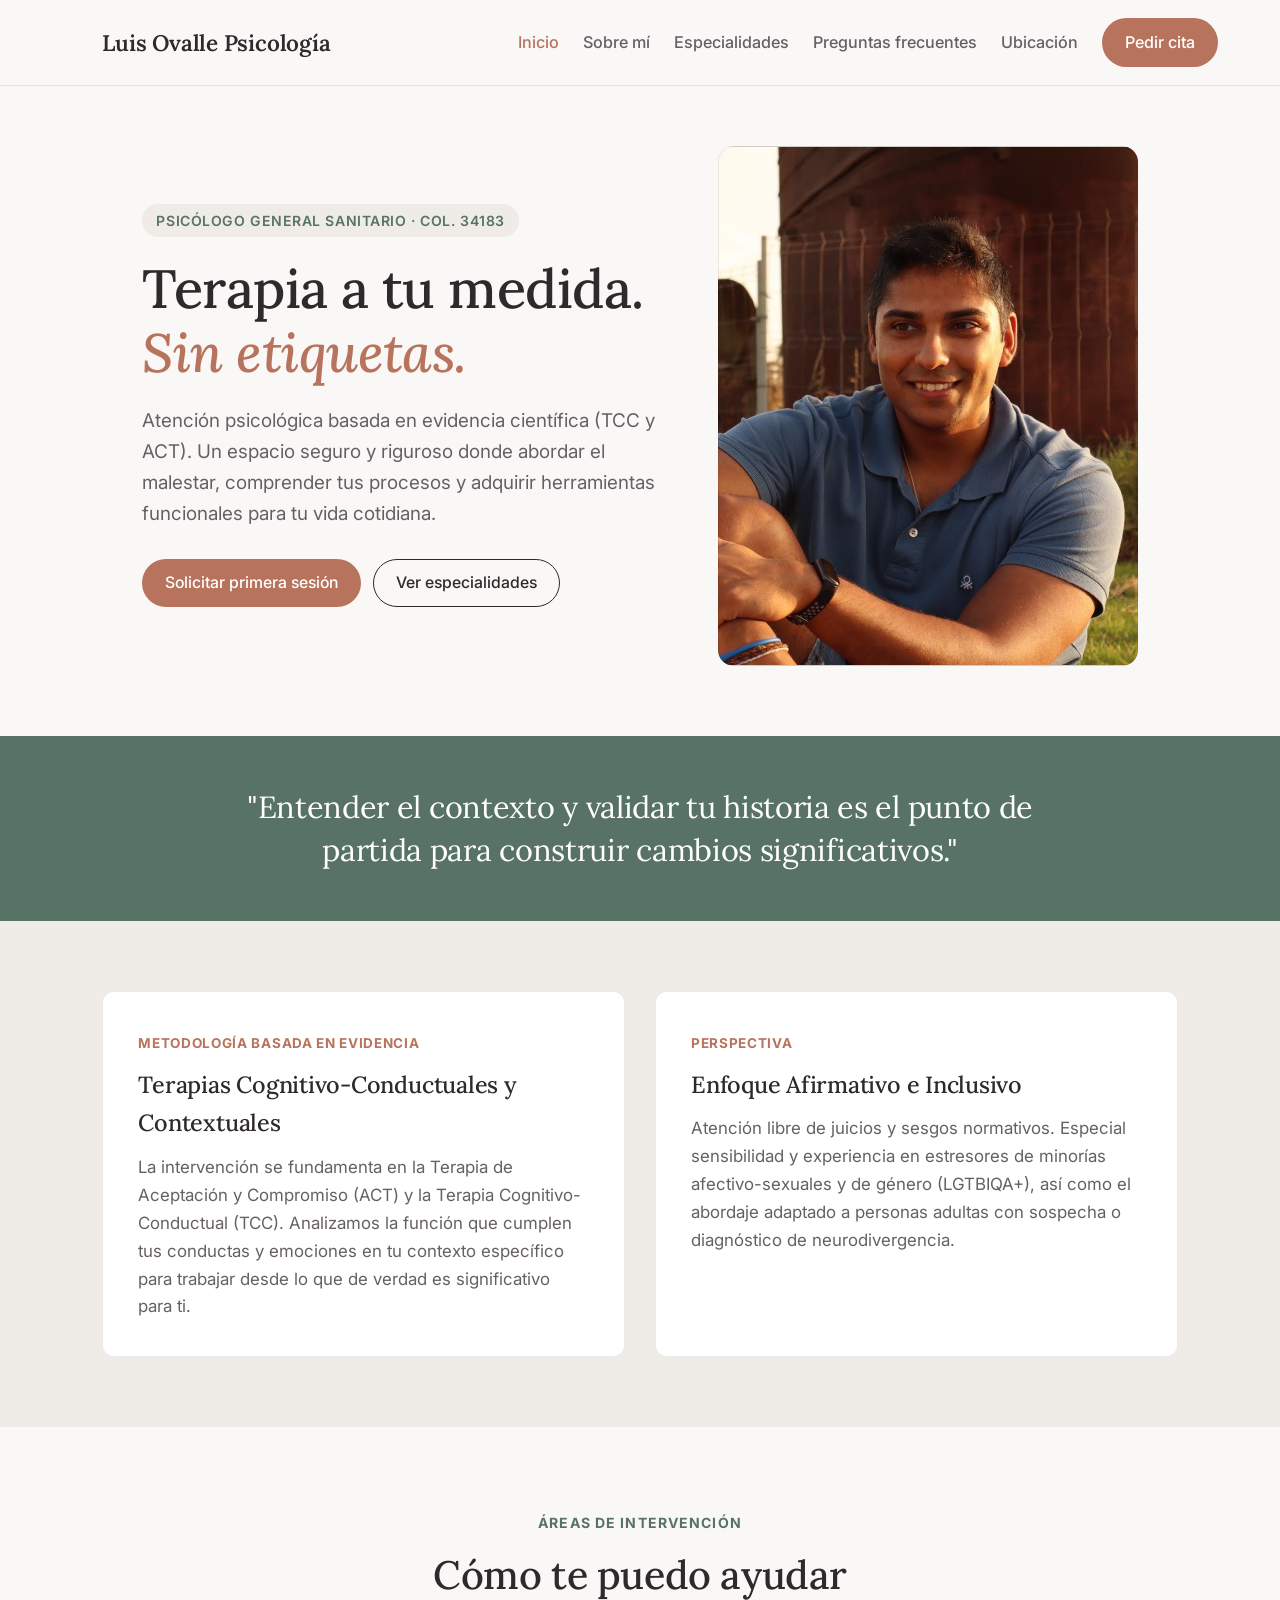
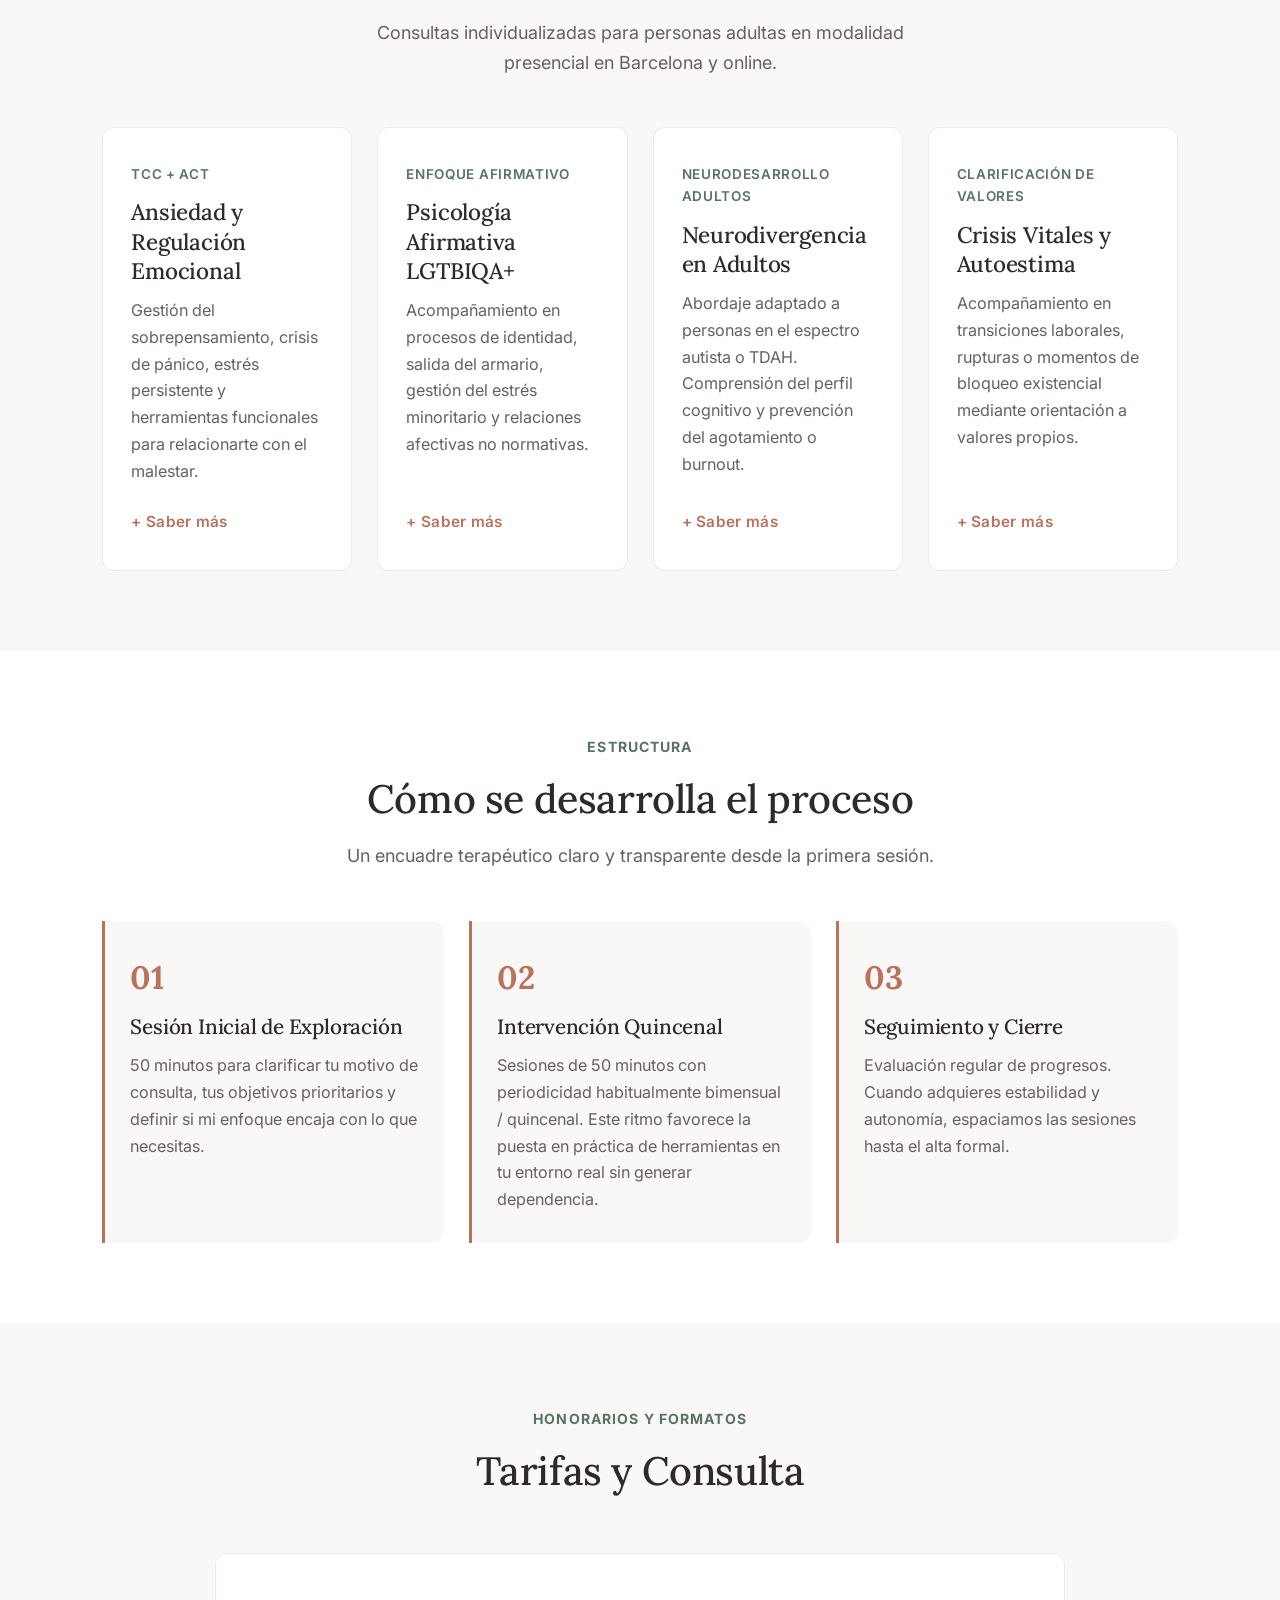
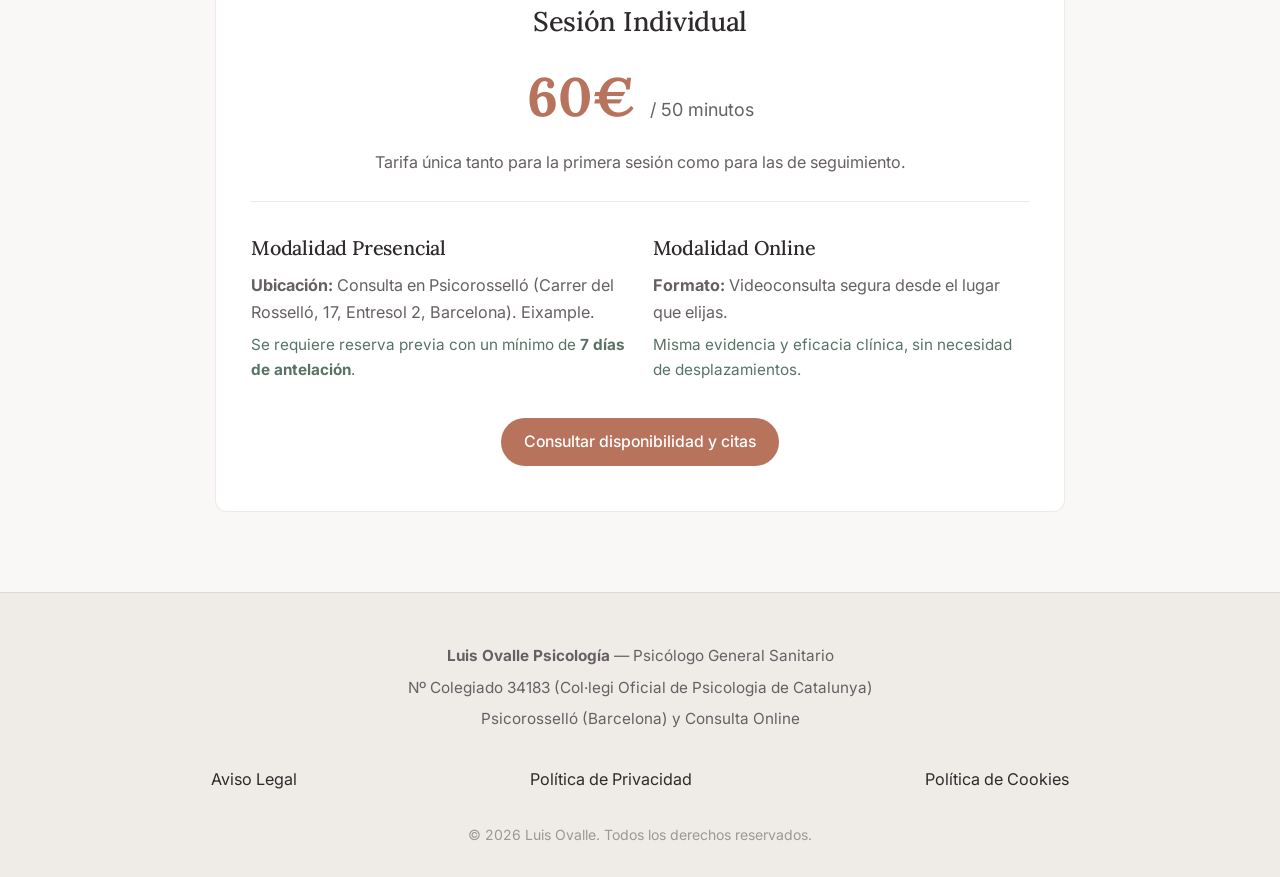
<file: index.html>
<!DOCTYPE html>
<html lang="es">
<head>
    <meta charset="UTF-8">
    <meta name="viewport" content="width=device-width, initial-scale=1.0">
    <title>Luis Ovalle Psicología | Psicólogo General Sanitario en Barcelona y Online</title>
    <meta name="description" content="Terapia cognitivo-conductual y contextual (ACT) en Barcelona y Online. Espacio afirmativo y libre de juicio. Colegiado Nº 34183.">
    
    <link rel="preconnect" href="https://fonts.googleapis.com">
    <link rel="preconnect" href="https://fonts.gstatic.com" crossorigin>
    <link href="https://fonts.googleapis.com/css2?family=Inter:wght@300;400;500;600;700&family=Lora:ital,wght@0,400;0,500;1,400&display=swap" rel="stylesheet">
    
    <link rel="stylesheet" href="css/config.css">
    <link rel="stylesheet" href="css/style.css">
    
    <link rel="icon" type="image/png" sizes="32x32" href="img/favicon-32x32.png">
    <meta property="og:type" content="website">
    <meta property="og:title" content="Luis Ovalle Psicología | Terapia en Barcelona y Online">
    <meta property="og:description" content="Atención psicológica basada en evidencia científica (TCC y ACT). Espacio afirmativo y libre de juicio.">
    <meta property="og:url" content="https://luisovalle.com/">
    <meta property="og:image" content="https://luisovalle.com/img/og-preview.jpg">
</head>
<body>

    <!-- Navegación directa en una sola línea horizontal -->
    <!-- MENÚ COMÚN: editar js/componentes.js -->
    <div id="menu-comun"></div>

    <!-- Portada compacta -->
    <!-- PORTADA: modifica aquí el título, descripción y botones -->
    <header class="hero">
        <div class="hero-content">
            <span class="hero-tag">
    <span class="hero-profesion">
        Psicólogo General Sanitario
    </span>
    <span class="hero-col">
        Col. 34183
    </span>
</span>
            <h1>Terapia a tu medida. <br><i>Sin etiquetas.</i></h1>
            <p>Atención psicológica basada en evidencia científica (TCC y ACT). Un espacio seguro y riguroso donde abordar el malestar, comprender tus procesos y adquirir herramientas funcionales para tu vida cotidiana.</p>
            <div class="hero-buttons">
                <a href="contacto-ubicacion.html" class="btn">Solicitar primera sesión</a>
                <a href="especialidades.html" class="btn btn-outline">Ver especialidades</a>
            </div>
        </div>
        
<!-- ========================================= -->
<!-- FOTOGRAFÍA DE LUIS - PÁGINA DE INICIO      -->
<!-- ========================================= -->

<div class="hero-image-wrapper">

    <img
        class="hero-image"
        src="img/luis-ovalle.jpg"
        alt="Luis Ovalle, psicólogo general sanitario"
        style="
            display: block;
            width: 100%;
            max-width: 420px;
            height: 520px;
            object-fit: cover;
            object-position: center;
            border-radius: 16px;
        "
    >

</div>

    </header>

    <!-- Cita editorial -->
    <section class="quote-section">
        <h2>"Entender el contexto y validar tu historia es el punto de partida para construir cambios significativos."</h2>
    </section>

    <!-- Marco Clínico -->
    <section class="framework-section">
        <div class="section-container">
            <div class="framework-grid">
                <div class="framework-item">
                    <span class="framework-badge">Metodología Basada en Evidencia</span>
                    <h3>Terapias Cognitivo-Conductuales y Contextuales</h3>
                    <p>La intervención se fundamenta en la Terapia de Aceptación y Compromiso (ACT) y la Terapia Cognitivo-Conductual (TCC). Analizamos la función que cumplen tus conductas y emociones en tu contexto específico para trabajar desde lo que de verdad es significativo para ti.</p>
                </div>
                <div class="framework-item">
                    <span class="framework-badge">Perspectiva</span>
                    <h3>Enfoque Afirmativo e Inclusivo</h3>
                    <p>Atención libre de juicios y sesgos normativos. Especial sensibilidad y experiencia en estresores de minorías afectivo-sexuales y de género (LGTBIQA+), así como el abordaje adaptado a personas adultas con sospecha o diagnóstico de neurodivergencia.</p>
                </div>
            </div>
        </div>
    </section>

    <!-- Especialidades (Estilo Forapsico: puramente tipográfico, sin dibujos) -->
    <section class="services">
        <div class="section-container">
            <div class="services-header">
                <span class="section-subtitle">Áreas de intervención</span>
                <h2>Cómo te puedo ayudar</h2>
                <p>Consultas individualizadas para personas adultas en modalidad presencial en Barcelona y online.</p>
            </div>
            
            <div class="services-grid">
                <article class="service-card">
                    <div>
                        <span class="service-meta">TCC + ACT</span>
                        <h3>Ansiedad y Regulación Emocional</h3>
                        <p>Gestión del sobrepensamiento, crisis de pánico, estrés persistente y herramientas funcionales para relacionarte con el malestar.</p>
                    </div>
                    <a href="especialidades.html" class="service-link">+ Saber más</a>
                </article>

                <article class="service-card">
                    <div>
                        <span class="service-meta">Enfoque Afirmativo</span>
                        <h3>Psicología Afirmativa LGTBIQA+</h3>
                        <p>Acompañamiento en procesos de identidad, salida del armario, gestión del estrés minoritario y relaciones afectivas no normativas.</p>
                    </div>
                    <a href="especialidades.html" class="service-link">+ Saber más</a>
                </article>

                <article class="service-card">
                    <div>
                        <span class="service-meta">Neurodesarrollo Adultos</span>
                        <h3>Neurodivergencia en Adultos</h3>
                        <p>Abordaje adaptado a personas en el espectro autista o TDAH. Comprensión del perfil cognitivo y prevención del agotamiento o burnout.</p>
                    </div>
                    <a href="especialidades.html" class="service-link">+ Saber más</a>
                </article>

                <article class="service-card">
                    <div>
                        <span class="service-meta">Clarificación de Valores</span>
                        <h3>Crisis Vitales y Autoestima</h3>
                        <p>Acompañamiento en transiciones laborales, rupturas o momentos de bloqueo existencial mediante orientación a valores propios.</p>
                    </div>
                    <a href="especialidades.html" class="service-link">+ Saber más</a>
                </article>
            </div>
        </div>
    </section>

    <!-- Proceso en 3 Pasos -->
    <section class="process-section">
        <div class="section-container">
            <div class="services-header">
                <span class="section-subtitle">Estructura</span>
                <h2>Cómo se desarrolla el proceso</h2>
                <p>Un encuadre terapéutico claro y transparente desde la primera sesión.</p>
            </div>

            <div class="process-steps">
                <div class="step-card">
                    <span class="step-num">01</span>
                    <h3>Sesión Inicial de Exploración</h3>
                    <p>50 minutos para clarificar tu motivo de consulta, tus objetivos prioritarios y definir si mi enfoque encaja con lo que necesitas.</p>
                </div>
                <div class="step-card">
                    <span class="step-num">02</span>
                    <h3>Intervención Quincenal</h3>
                    <p>Sesiones de 50 minutos con periodicidad habitualmente bimensual / quincenal. Este ritmo favorece la puesta en práctica de herramientas en tu entorno real sin generar dependencia.</p>
                </div>
                <div class="step-card">
                    <span class="step-num">03</span>
                    <h3>Seguimiento y Cierre</h3>
                    <p>Evaluación regular de progresos. Cuando adquieres estabilidad y autonomía, espaciamos las sesiones hasta el alta formal.</p>
                </div>
            </div>
        </div>
    </section>

    <!-- Tarifas y Consulta (Texto limpio, sin iconos) -->
    <section class="pricing-section">
        <div class="section-container">
            <div class="services-header">
                <span class="section-subtitle">Honorarios y Formatos</span>
                <h2>Tarifas y Consulta</h2>
            </div>

            <div class="pricing-card">
                <div class="pricing-header">
                    <h3>Sesión Individual</h3>
                    <div class="pricing-amount">60€ <span class="pricing-duration">/ 50 minutos</span></div>
                    <p class="pricing-note">Tarifa única tanto para la primera sesión como para las de seguimiento.</p>
                </div>

                <div class="modalities-grid">
                    <div class="modality-item">
                        <h4>Modalidad Presencial</h4>
                        <p><strong>Ubicación:</strong> Consulta en Psicorosselló (Carrer del Rosselló, 17, Entresol 2, Barcelona). Eixample.</p>
                        <p class="modality-condition">Se requiere reserva previa con un mínimo de <strong>7 días de antelación</strong>.</p>
                    </div>
                    <div class="modality-item">
                        <h4>Modalidad Online</h4>
                        <p><strong>Formato:</strong> Videoconsulta segura desde el lugar que elijas.</p>
                        <p class="modality-condition">Misma evidencia y eficacia clínica, sin necesidad de desplazamientos.</p>
                    </div>
                </div>

                <div class="pricing-cta">
                    <a href="contacto-ubicacion.html" class="btn">Consultar disponibilidad y citas</a>
                </div>
            </div>
        </div>
    </section>

    <!-- Pie de página limpio -->
    <!-- PIE COMÚN: editar js/componentes.js -->
    <div id="footer-comun"></div>

    <script src="js/componentes.js" defer></script>
</body>
</html>
</file>
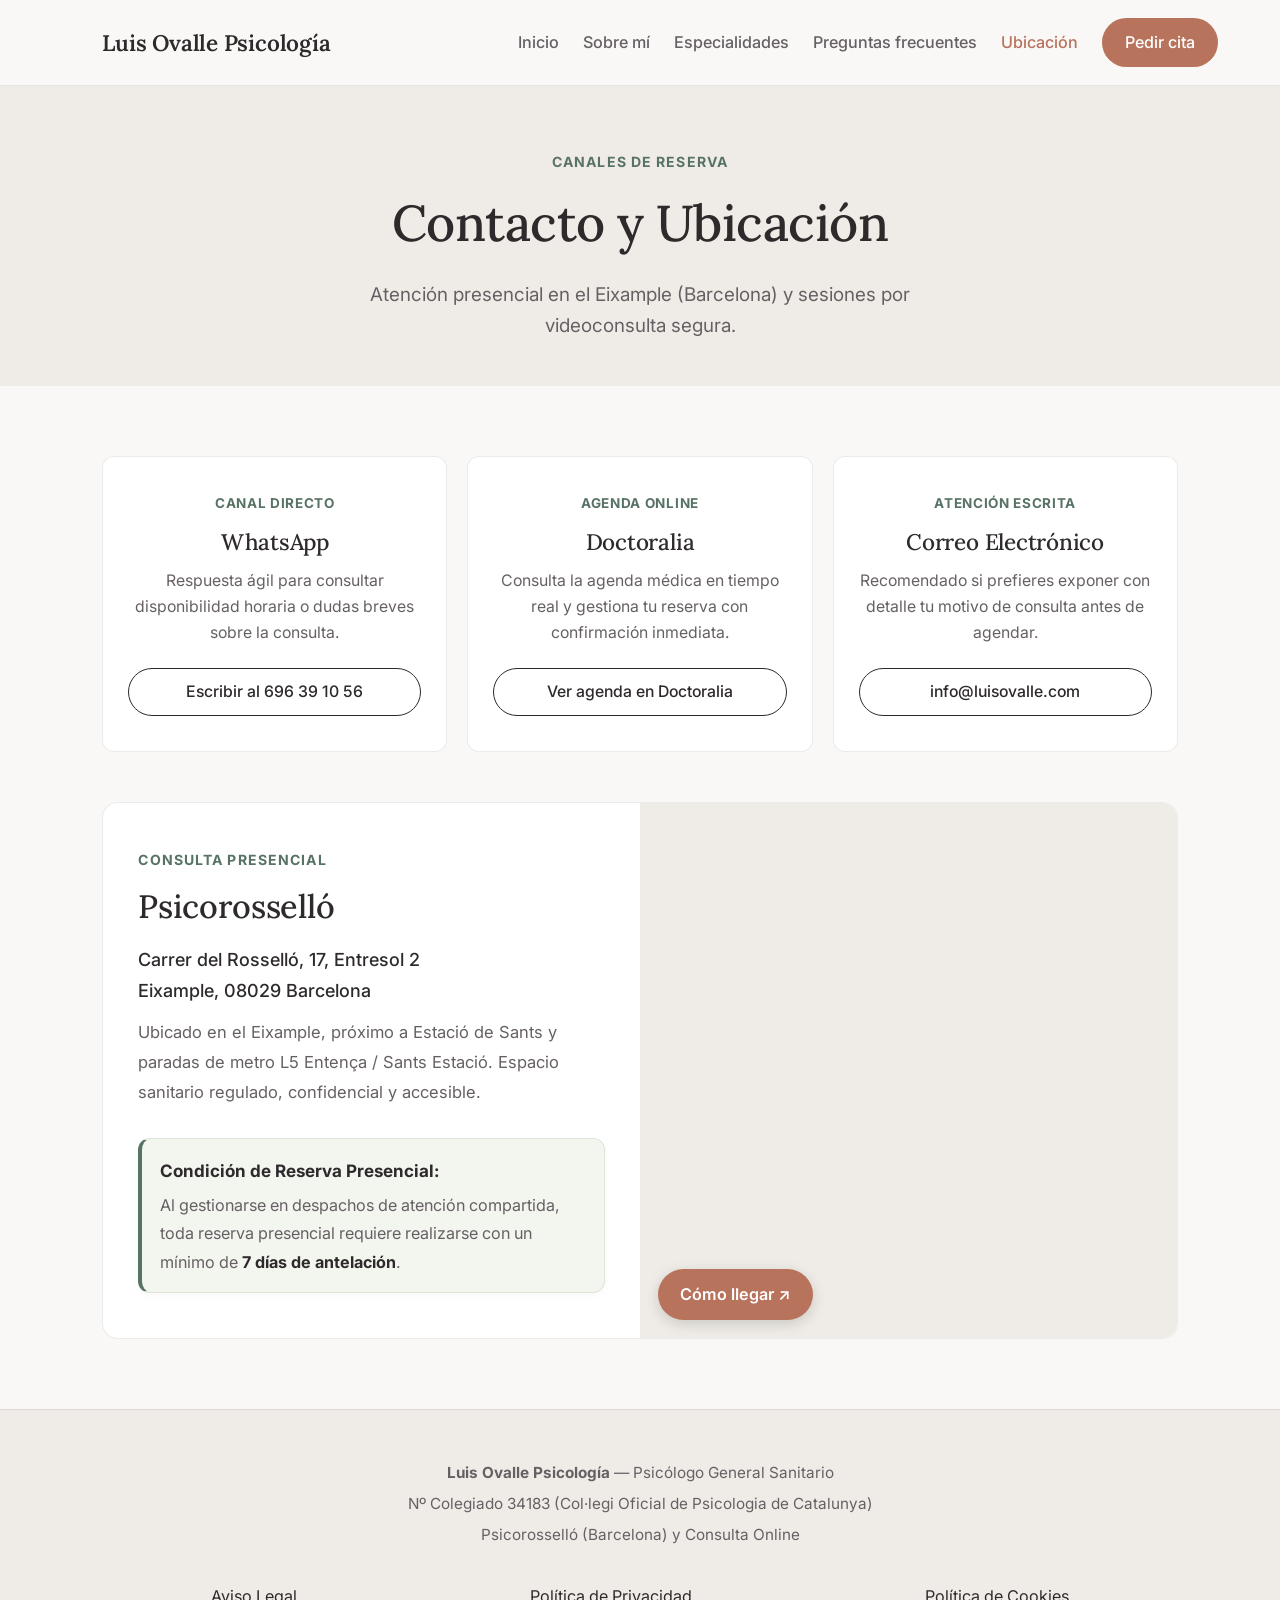
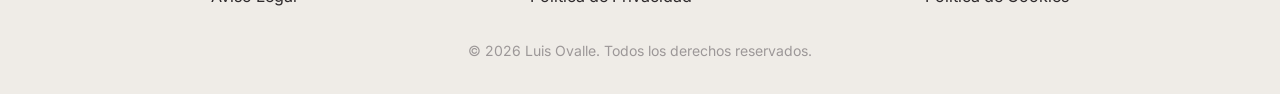
<file: contacto-ubicacion.html>
<!DOCTYPE html>
<html lang="es">
<head>
    <meta charset="UTF-8">
    <meta name="viewport" content="width=device-width, initial-scale=1.0">
    <title>Contacto y Ubicación en Barcelona | Luis Ovalle Psicología</title>
    <meta name="description" content="Consulta presencial en Psicorosselló (Barcelona) y atención online. Reserva cita mediante WhatsApp, Doctoralia o correo electrónico.">
    
    <link rel="preconnect" href="https://fonts.googleapis.com">
    <link rel="preconnect" href="https://fonts.gstatic.com" crossorigin>
    <link href="https://fonts.googleapis.com/css2?family=Inter:wght@300;400;500;600;700&family=Lora:ital,wght@0,400;0,500;1,400&display=swap" rel="stylesheet">
    
    <link rel="stylesheet" href="css/config.css">
    <link rel="stylesheet" href="css/style.css">
    
    <link rel="icon" type="image/png" sizes="32x32" href="img/favicon-32x32.png">
    <meta property="og:title" content="Contacto y Ubicación | Luis Ovalle Psicología">
    <meta property="og:description" content="Consulta presencial en Psicorosselló (Barcelona) y online. Vías de reserva directa.">
    <meta property="og:image" content="https://luisovalle.com/img/og-preview.jpg">
</head>
<body>

    <!-- Navegación -->
    <!-- MENÚ COMÚN: editar js/componentes.js -->
    <div id="menu-comun"></div>

    <!-- Cabecera -->
    <header style="padding: 60px 8% 45px; text-align: center; background-color: var(--bg-alt);">
        <div class="section-container">
            <span class="section-subtitle">Canales de Reserva</span>
            <h1 style="font-size: 2.8rem; margin-bottom: 15px;">Contacto y Ubicación</h1>
            <p style="color: var(--text-light); max-width: 650px; margin: 0 auto; font-size: 1.05rem;">
                Atención presencial en el Eixample (Barcelona) y sesiones por videoconsulta segura.
            </p>
        </div>
    </header>

    <main style="padding: 70px 8%; background-color: var(--bg-base);">
        <div class="section-container">

            <!-- Canales Directos -->
            <div class="contact-grid" style="margin-bottom: 50px;">
                <div class="contact-card">
                    <div>
                        <span class="contact-meta">Canal Directo</span>
                        <h3>WhatsApp</h3>
                        <p>Respuesta ágil para consultar disponibilidad horaria o dudas breves sobre la consulta.</p>
                    </div>
                    <a href="https://wa.me/34696391056?text=Hola%20Luis,%20me%20gustar%C3%ADa%20consultar%20disponibilidad%20para%20una%20primera%20sesi%C3%B3n." target="_blank" class="btn btn-outline">Escribir al 696 39 10 56</a>
                </div>

                <div class="contact-card">
                    <div>
                        <span class="contact-meta">Agenda Online</span>
                        <h3>Doctoralia</h3>
                        <p>Consulta la agenda médica en tiempo real y gestiona tu reserva con confirmación inmediata.</p>
                    </div>
                    <a href="https://www.doctoralia.es/luis-ovalle/psicologo/barcelona" target="_blank" class="btn btn-outline">Ver agenda en Doctoralia</a>
                </div>

                <div class="contact-card">
                    <div>
                        <span class="contact-meta">Atención Escrita</span>
                        <h3>Correo Electrónico</h3>
                        <p>Recomendado si prefieres exponer con detalle tu motivo de consulta antes de agendar.</p>
                    </div>
                    <a href="mailto:info@luisovalle.com?subject=Consulta%20sobre%20sesiones%20psicol%C3%B3gicas" class="btn btn-outline">info@luisovalle.com</a>
                </div>
            </div>

            
<!-- =========================================
     UBICACIÓN - CONSULTA PRESENCIAL
     Diseño adaptable a ordenador y móvil
     ========================================= -->

<div class="location-panel">

    <!-- =====================================
         INFORMACIÓN DE LA CONSULTA
         ===================================== -->

    <div class="location-info">

        <span class="section-subtitle">
            Consulta Presencial
        </span>

        <h2 class="location-title">
            Psicorosselló
        </h2>

        <!-- Dirección -->
        <p class="location-address">
            Carrer del Rosselló, 17, Entresol 2
            <br>
            Eixample, 08029 Barcelona
        </p>

        <!-- Información sobre la ubicación -->
        <p class="location-description">
            Ubicado en el Eixample, próximo a Estació
            de Sants y paradas de metro L5 Entença /
            Sants Estació. Espacio sanitario regulado,
            confidencial y accesible.
        </p>

        <!-- Condiciones de reserva presencial -->
        
        <div class="location-notice">
    <strong>Condición de Reserva Presencial:</strong>
    <p>
        Al gestionarse en despachos de atención
        compartida, toda reserva presencial
        requiere realizarse con un mínimo de
        <strong>7 días de antelación</strong>.
    </p>
</div>

    </div>


    <!-- =====================================
         MAPA DE GOOGLE MAPS
         ===================================== -->

    <div class="location-map">

        <iframe
            title="Ubicación de Psicorosselló en Barcelona"
            src="https://maps.google.com/maps?q=Carrer%20del%20Rossell%C3%B3,%2017,%2008029%20Barcelona&t=&z=16&ie=UTF8&iwloc=&output=embed"
            loading="lazy"
            referrerpolicy="no-referrer-when-downgrade"
            allowfullscreen>
        </iframe>

        <!-- Botón para abrir Google Maps -->
        <a
            href="https://www.google.com/maps/search/?api=1&amp;query=Carrer%20del%20Rossell%C3%B3%2017%2008029%20Barcelona"
            target="_blank"
            rel="noopener noreferrer"
            class="location-directions">

            Cómo llegar ↗

        </a>

    </div>

</div>
    </div>

    </main>

    <!-- Pie de página -->
    <!-- PIE COMÚN: editar js/componentes.js -->
    <div id="footer-comun"></div>

    <script src="js/componentes.js" defer></script>
</body>
</html>
</file>
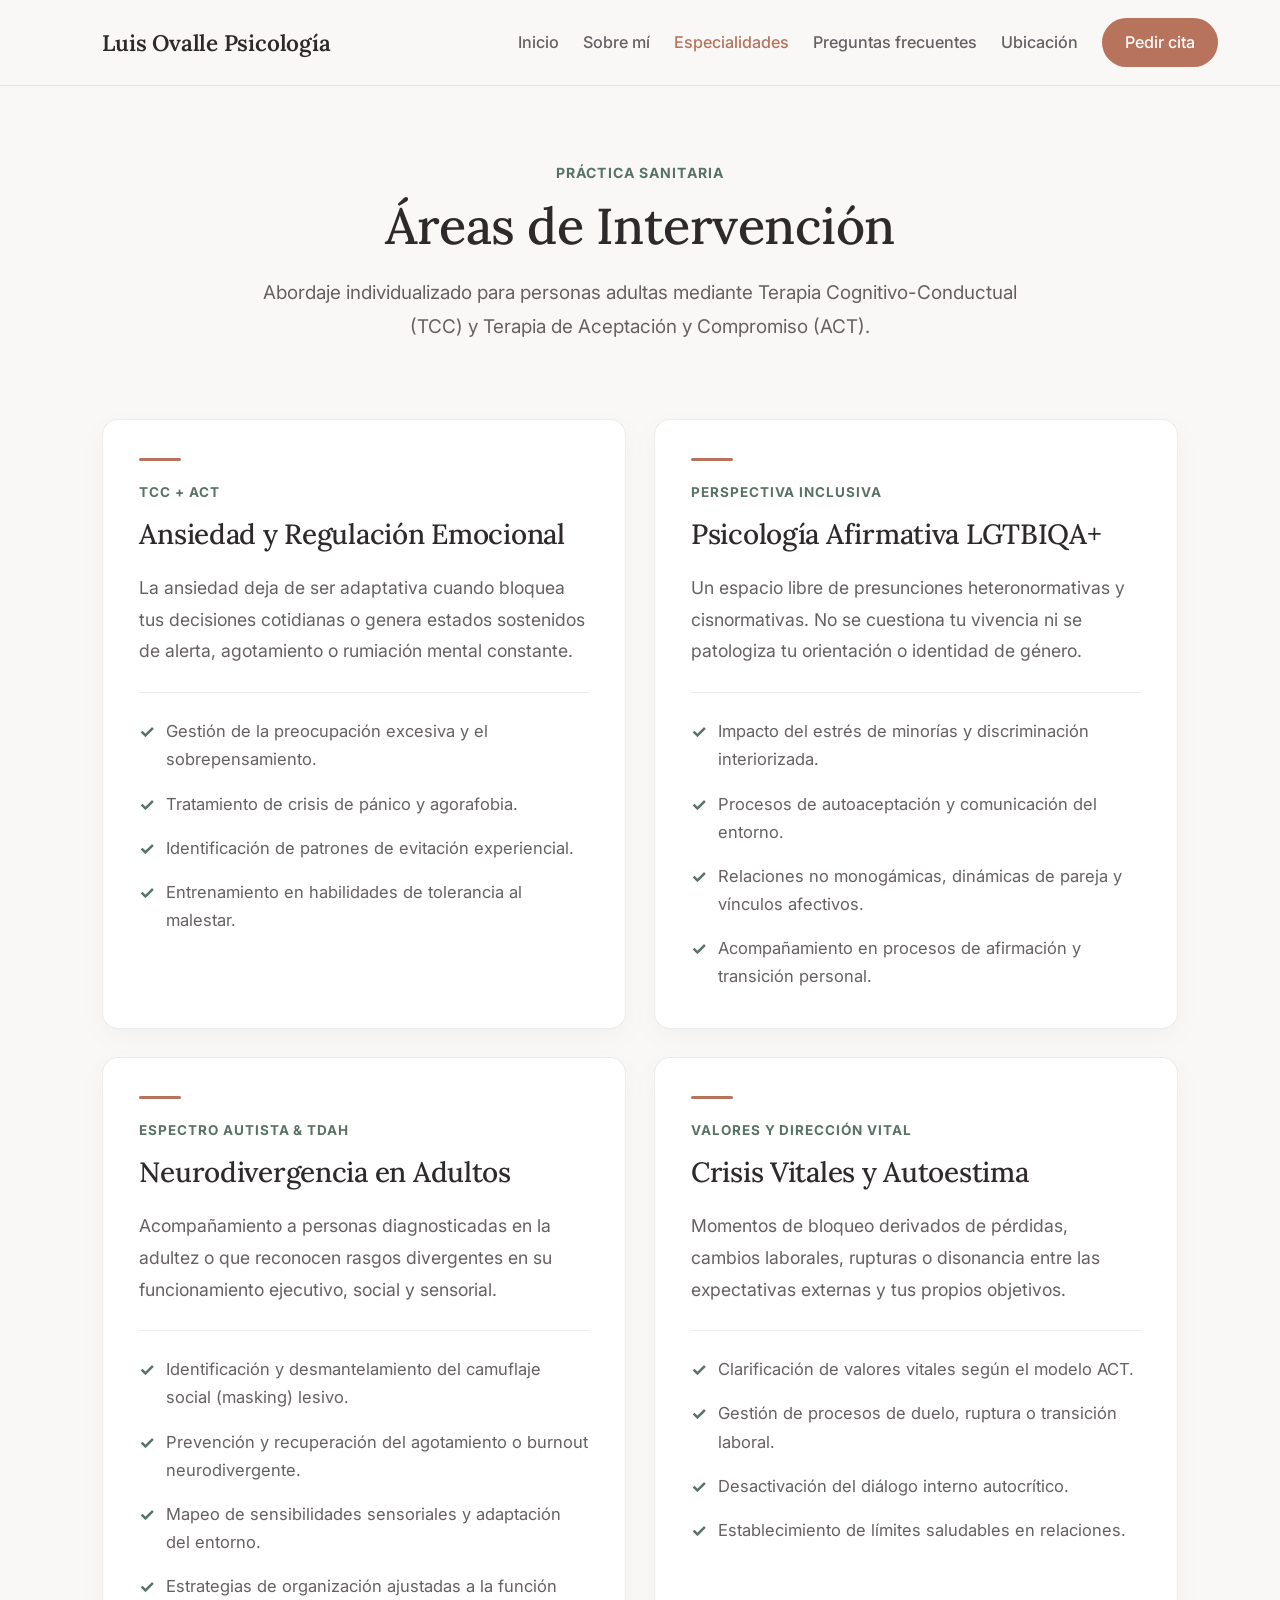
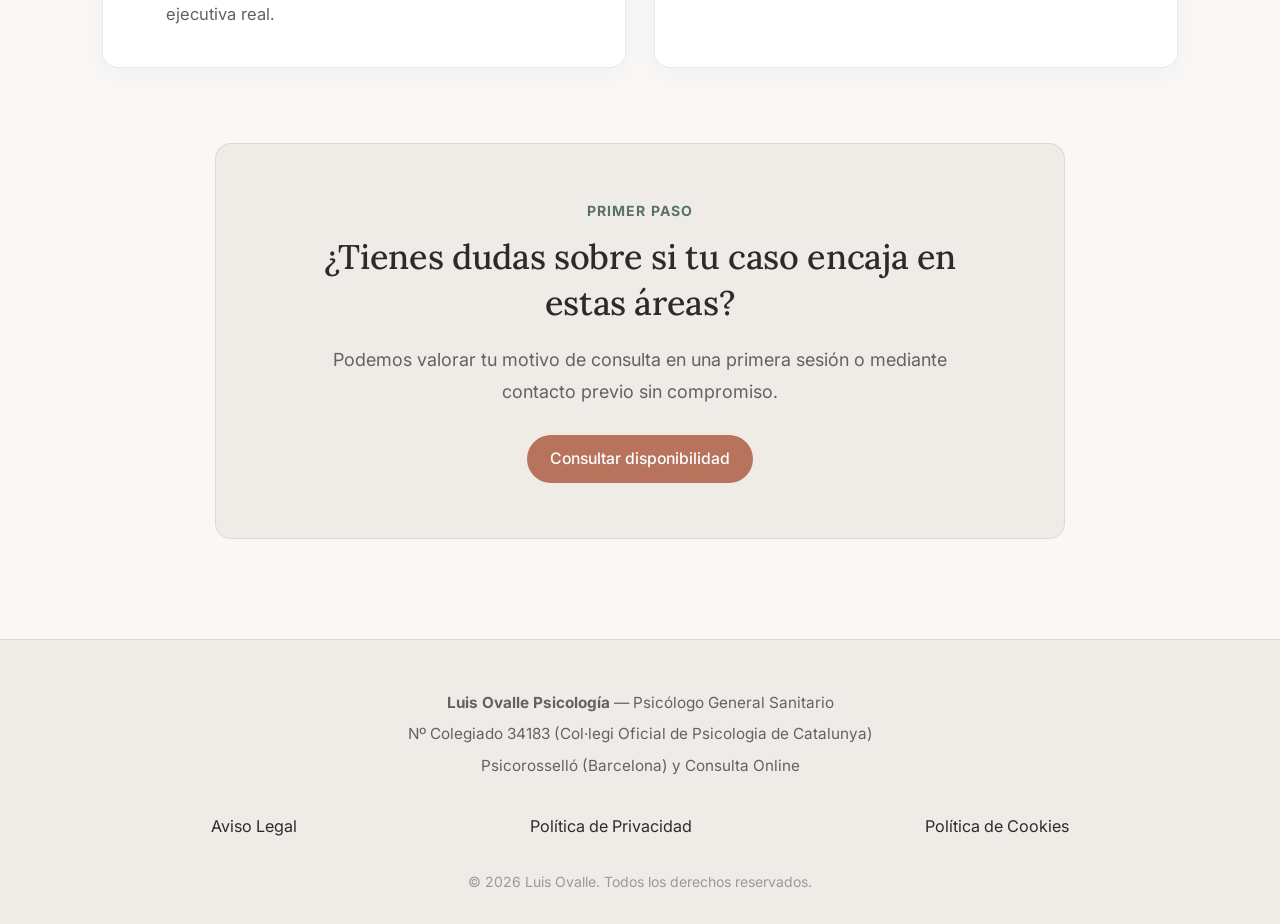
<file: especialidades.html>
<!DOCTYPE html>
<html lang="es">
<head>
    <meta charset="UTF-8">
    <meta name="viewport" content="width=device-width, initial-scale=1.0">
    <title>Especialidades | Luis Ovalle Psicología</title>
    <meta name="description" content="Áreas de intervención clínica: ansiedad, enfoque afirmativo LGTBIQA+, neurodivergencia en adultos y crisis vitales.">

    <link rel="preconnect" href="https://fonts.googleapis.com">
    <link rel="preconnect" href="https://fonts.gstatic.com" crossorigin>
    <link href="https://fonts.googleapis.com/css2?family=Inter:wght@300;400;500;600;700&family=Lora:ital,wght@0,400;0,500;1,400&display=swap" rel="stylesheet">

    <link rel="stylesheet" href="css/config.css">
    <link rel="stylesheet" href="/css/style.css?v=20261012-2">
</head>
<body>

    <div id="menu-comun"></div>

    <!-- CABECERA -->
    <header class="esp-page-header">
        <div class="esp-container">
            <span class="esp-kicker">PRÁCTICA SANITARIA</span>
            <h1 class="esp-title">Áreas de Intervención</h1>
            <p class="esp-intro">
                Abordaje individualizado para personas adultas mediante Terapia Cognitivo-Conductual (TCC)
                y Terapia de Aceptación y Compromiso (ACT).
            </p>
        </div>
    </header>

    <!-- CONTENIDO -->
    <main class="esp-main">
        <div class="esp-container">

            <section class="esp-grid">

                <!-- TARJETA 1 -->
                <article class="esp-card">
                    <div class="esp-card-top">
                        <span class="esp-card-tag">TCC + ACT</span>
                        <h2 class="esp-card-title">Ansiedad y Regulación Emocional</h2>
                    </div>

                    <p class="esp-card-text">
                        La ansiedad deja de ser adaptativa cuando bloquea tus decisiones cotidianas
                        o genera estados sostenidos de alerta, agotamiento o rumiación mental constante.
                    </p>

                    <ul class="esp-card-list">
                        <li>Gestión de la preocupación excesiva y el sobrepensamiento.</li>
                        <li>Tratamiento de crisis de pánico y agorafobia.</li>
                        <li>Identificación de patrones de evitación experiencial.</li>
                        <li>Entrenamiento en habilidades de tolerancia al malestar.</li>
                    </ul>
                </article>

                <!-- TARJETA 2 -->
                <article class="esp-card">
                    <div class="esp-card-top">
                        <span class="esp-card-tag">PERSPECTIVA INCLUSIVA</span>
                        <h2 class="esp-card-title">Psicología Afirmativa LGTBIQA+</h2>
                    </div>

                    <p class="esp-card-text">
                        Un espacio libre de presunciones heteronormativas y cisnormativas.
                        No se cuestiona tu vivencia ni se patologiza tu orientación o identidad de género.
                    </p>

                    <ul class="esp-card-list">
                        <li>Impacto del estrés de minorías y discriminación interiorizada.</li>
                        <li>Procesos de autoaceptación y comunicación del entorno.</li>
                        <li>Relaciones no monogámicas, dinámicas de pareja y vínculos afectivos.</li>
                        <li>Acompañamiento en procesos de afirmación y transición personal.</li>
                    </ul>
                </article>

                <!-- TARJETA 3 -->
                <article class="esp-card">
                    <div class="esp-card-top">
                        <span class="esp-card-tag">ESPECTRO AUTISTA &amp; TDAH</span>
                        <h2 class="esp-card-title">Neurodivergencia en Adultos</h2>
                    </div>

                    <p class="esp-card-text">
                        Acompañamiento a personas diagnosticadas en la adultez o que reconocen rasgos
                        divergentes en su funcionamiento ejecutivo, social y sensorial.
                    </p>

                    <ul class="esp-card-list">
                        <li>Identificación y desmantelamiento del camuflaje social (masking) lesivo.</li>
                        <li>Prevención y recuperación del agotamiento o burnout neurodivergente.</li>
                        <li>Mapeo de sensibilidades sensoriales y adaptación del entorno.</li>
                        <li>Estrategias de organización ajustadas a la función ejecutiva real.</li>
                    </ul>
                </article>

                <!-- TARJETA 4 -->
                <article class="esp-card">
                    <div class="esp-card-top">
                        <span class="esp-card-tag">VALORES Y DIRECCIÓN VITAL</span>
                        <h2 class="esp-card-title">Crisis Vitales y Autoestima</h2>
                    </div>

                    <p class="esp-card-text">
                        Momentos de bloqueo derivados de pérdidas, cambios laborales, rupturas o disonancia
                        entre las expectativas externas y tus propios objetivos.
                    </p>

                    <ul class="esp-card-list">
                        <li>Clarificación de valores vitales según el modelo ACT.</li>
                        <li>Gestión de procesos de duelo, ruptura o transición laboral.</li>
                        <li>Desactivación del diálogo interno autocrítico.</li>
                        <li>Establecimiento de límites saludables en relaciones.</li>
                    </ul>
                </article>

            </section>

            <!-- BLOQUE FINAL -->
            <section class="esp-cta">
                <span class="esp-kicker">PRIMER PASO</span>
                <h2 class="esp-cta-title">¿Tienes dudas sobre si tu caso encaja en estas áreas?</h2>
                <p class="esp-cta-text">
                    Podemos valorar tu motivo de consulta en una primera sesión
                    o mediante contacto previo sin compromiso.
                </p>
                <a href="contacto-ubicacion.html" class="btn">Consultar disponibilidad</a>
            </section>

        </div>
    </main>

    <div id="footer-comun"></div>

    <script src="js/componentes.js" defer></script>
</body>
</html>
</file>
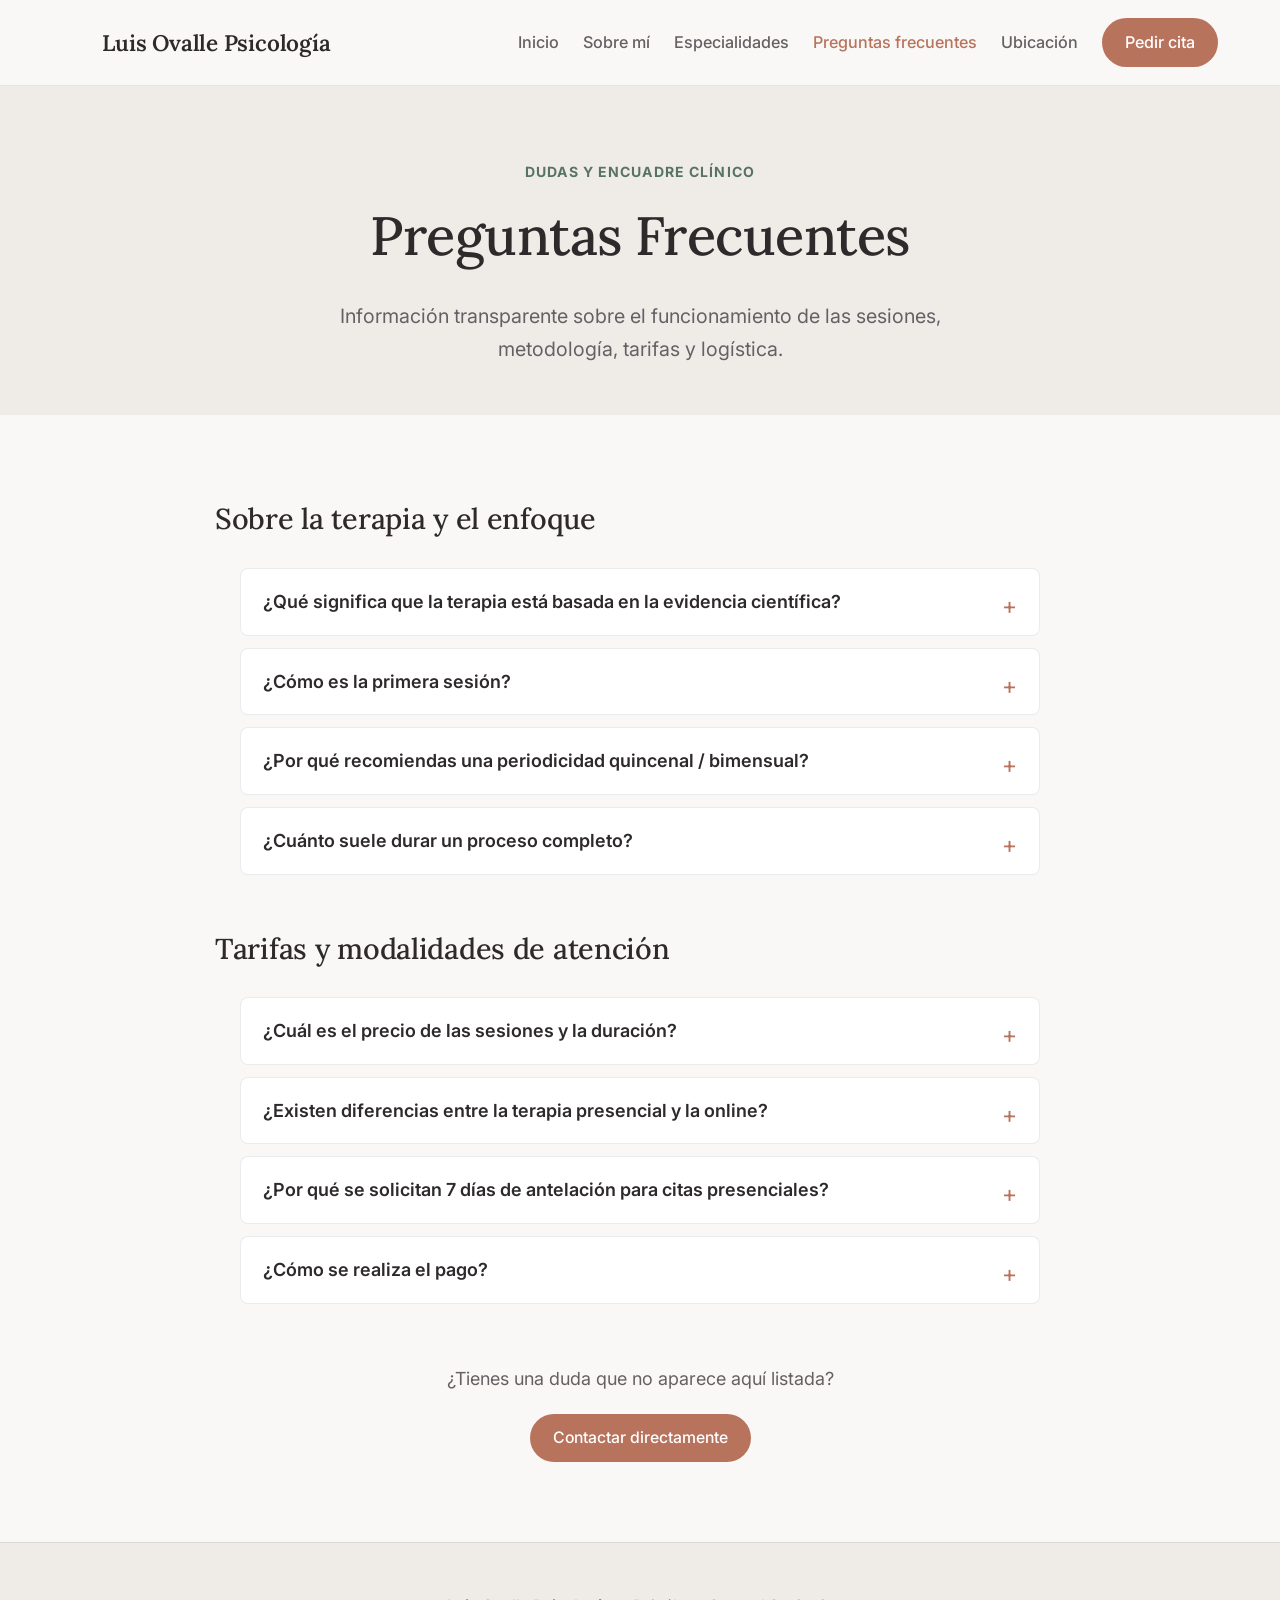
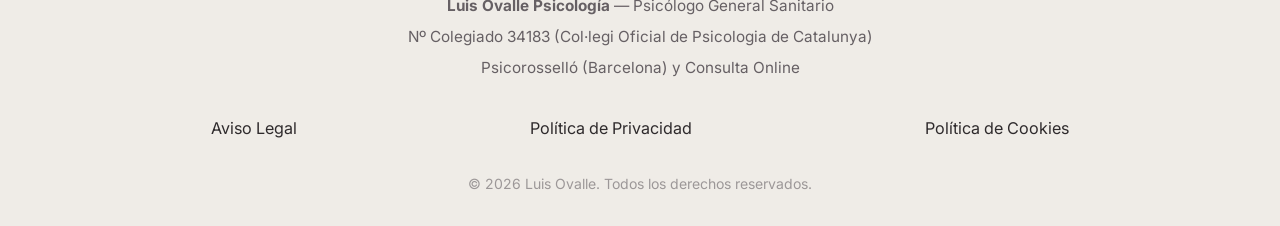
<file: preguntas-frecuentes.html>
<!DOCTYPE html>
<html lang="es">
<head>
    <meta charset="UTF-8">
    <meta name="viewport" content="width=device-width, initial-scale=1.0">
    <title>Preguntas Frecuentes | Luis Ovalle Psicología</title>
    <meta name="description" content="Respuestas sobre el funcionamiento de la consulta, tarifas, metodología TCC/ACT y reserva de citas en Barcelona y Online.">

    <!-- Tipografías -->
    <link rel="preconnect" href="https://fonts.googleapis.com">
    <link rel="preconnect" href="https://fonts.gstatic.com" crossorigin>
    <link href="https://fonts.googleapis.com/css2?family=Inter:wght@300;400;500;600;700&family=Lora:ital,wght@0,400;0,500;1,400&display=swap" rel="stylesheet">

    <!-- Estilos generales -->
    <link rel="stylesheet" href="css/config.css">
    <link rel="stylesheet" href="css/style.css">

    <!-- Metadatos y Favicon -->
    <link rel="icon" type="image/png" sizes="32x32" href="img/favicon-32x32.png">
    <meta property="og:title" content="Preguntas Frecuentes | Luis Ovalle Psicología">
    <meta property="og:description" content="Dudas frecuentes sobre metodología, frecuencia quincenal de sesiones y reservas.">
    <meta property="og:image" content="https://luisovalle.com/img/og-preview.jpg">
</head>

<body>

    <!-- ========================================= -->
    <!-- MENÚ DE NAVEGACIÓN                       -->
    <!-- Se modifica desde js/componentes.js      -->
    <!-- ========================================= -->

    <div id="menu-comun"></div>


    <!-- ========================================= -->
    <!-- CABECERA DE LA PÁGINA                    -->
    <!-- Puedes cambiar el título y descripción   -->
    <!-- ========================================= -->

    <header class="page-header" style="padding: 70px 8% 50px; text-align: center; background-color: var(--bg-alt);">

        <div class="section-container">

            <span class="section-subtitle">
                Dudas y Encuadre Clínico
            </span>

            <h1 style="font-size: 3rem; margin-bottom: 20px;">
                Preguntas Frecuentes
            </h1>

            <p style="color: var(--text-light); max-width: 650px; margin: 0 auto; font-size: 1.1rem;">
                Información transparente sobre el funcionamiento de las sesiones,
                metodología, tarifas y logística.
            </p>

        </div>

    </header>


    <!-- ========================================= -->
    <!-- CONTENIDO PRINCIPAL                      -->
    <!-- Preguntas y respuestas desplegables       -->
    <!-- ========================================= -->

    <main style="padding: 80px 8%; background-color: var(--bg-base);">

        <div class="section-container" style="max-width: 850px;">


            <!-- ================================= -->
            <!-- BLOQUE 1: TERAPIA Y ENFOQUE       -->
            <!-- ================================= -->

            <h2 style="font-size: 1.6rem; margin-bottom: 25px; color: var(--secondary-accent);">
                Sobre la terapia y el enfoque
            </h2>

            <div class="faq-container" style="margin-bottom: 50px;">


                <!-- PREGUNTA 1 -->

                <details class="faq-item">

                    <summary class="faq-question">
                        ¿Qué significa que la terapia está basada en la evidencia científica?
                    </summary>

                    <div class="faq-answer">
                        <p>
                            Significa que las intervenciones empleadas han sido evaluadas
                            en estudios empíricos controlados que demuestran su efectividad
                            en la reducción del malestar y la recuperación funcional.

                            Principalmente aplico herramientas de la
                            <strong>Terapia Cognitivo-Conductual (TCC)</strong>
                            y de las terapias de tercera generación como la
                            <strong>Terapia de Aceptación y Compromiso (ACT)</strong>.
                        </p>
                    </div>

                </details>


                <!-- PREGUNTA 2 -->

                <details class="faq-item">

                    <summary class="faq-question">
                        ¿Cómo es la primera sesión?
                    </summary>

                    <div class="faq-answer">
                        <p>
                            Es una consulta de valoración y exploración clínica de
                            50 minutos.

                            En ella recogeremos información relevante sobre tu
                            situación actual, tus antecedentes y los objetivos
                            prioritarios que quieres trabajar.

                            Servirá también para comprobar si te sientes a gusto
                            con mi forma de trabajar antes de comprometerte con
                            un proceso más continuado.
                        </p>
                    </div>

                </details>


                <!-- PREGUNTA 3 -->

                <details class="faq-item">

                    <summary class="faq-question">
                        ¿Por qué recomiendas una periodicidad quincenal / bimensual?
                    </summary>

                    <div class="faq-answer">
                        <p>
                            El trabajo terapéutico no ocurre únicamente durante
                            los 50 minutos de consulta, sino entre sesión y sesión.

                            Una periodicidad de dos sesiones al mes ofrece tiempo
                            suficiente para poner a prueba ejercicios, registrar
                            patrones de conducta en tu entorno real y evaluar
                            con criterio qué funciona y qué no, promoviendo tu
                            autonomía funcional sin sobrecostes innecesarios.
                        </p>
                    </div>

                </details>


                <!-- PREGUNTA 4 -->

                <details class="faq-item">

                    <summary class="faq-question">
                        ¿Cuánto suele durar un proceso completo?
                    </summary>

                    <div class="faq-answer">
                        <p>
                            La duración varía en función de la complejidad de la demanda
                            y de tus objetivos.

                            Al tratarse de procesos quincenales, muchas personas
                            alcanzan sus metas de estabilidad y autonomía en un plazo
                            de entre 6 meses y un año, tras lo cual se pacta un
                            espaciamiento progresivo de las citas hasta el alta.
                        </p>
                    </div>

                </details>

            </div>


            <!-- ================================= -->
            <!-- BLOQUE 2: TARIFAS Y MODALIDADES   -->
            <!-- ================================= -->

            <h2 style="font-size: 1.6rem; margin-bottom: 25px; color: var(--secondary-accent);">
                Tarifas y modalidades de atención
            </h2>

            <div class="faq-container">


                <!-- PREGUNTA 5 -->

                <details class="faq-item">

                    <summary class="faq-question">
                        ¿Cuál es el precio de las sesiones y la duración?
                    </summary>

                    <div class="faq-answer">
                        <p>
                            La tarifa es plana de
                            <strong>60€ por sesión</strong>,
                            con una duración de
                            <strong>50 minutos</strong>.

                            Este precio aplica tanto a la sesión inicial de
                            evaluación como a las sesiones de seguimiento posteriores.
                        </p>
                    </div>

                </details>


                <!-- PREGUNTA 6 -->

                <details class="faq-item">

                    <summary class="faq-question">
                        ¿Existen diferencias entre la terapia presencial y la online?
                    </summary>

                    <div class="faq-answer">
                        <p>
                            A nivel de eficacia clínica, los estudios demuestran que
                            ambas modalidades obtienen resultados equivalentes.

                            La terapia presencial se desarrolla en despacho en Barcelona,
                            mientras que la modalidad online te permite conectarte
                            desde un espacio privado en tu casa sin desplazamientos.
                        </p>
                    </div>

                </details>


                <!-- PREGUNTA 7 -->

                <details class="faq-item">

                    <summary class="faq-question">
                        ¿Por qué se solicitan 7 días de antelación para citas presenciales?
                    </summary>

                    <div class="faq-answer">
                        <p>
                            La atención presencial se realiza en despachos sanitarios
                            compartidos en
                            <strong>Psicorosselló (Barcelona)</strong>.

                            Por logística de reserva de instalaciones físicas,
                            la coordinación de agenda requiere confirmarse con
                            un mínimo de
                            <strong>una semana (7 días) de antelación</strong>.
                        </p>
                    </div>

                </details>


                <!-- PREGUNTA 8 -->

                <details class="faq-item">

                    <summary class="faq-question">
                        ¿Cómo se realiza el pago?
                    </summary>

                    <div class="faq-answer">
                        <p>
                            Para sesiones online, el abono se formaliza con
                            anterioridad a la sesión mediante transferencia
                            bancaria o Bizum.

                            Para sesiones presenciales, puede abonarse al
                            finalizar la consulta o mediante los métodos indicados.
                        </p>
                    </div>

                </details>

            </div>


            <!-- ================================= -->
            <!-- BLOQUE 3: CONTACTO                -->
            <!-- ================================= -->

            <div style="text-align: center; margin-top: 60px;">

                <p style="color: var(--text-light); margin-bottom: 20px;">
                    ¿Tienes una duda que no aparece aquí listada?
                </p>

                <a href="contacto-ubicacion.html" class="btn">
                    Contactar directamente
                </a>

            </div>

        </div>

    </main>


    <!-- ========================================= -->
    <!-- PIE DE PÁGINA                            -->
    <!-- Se modifica desde js/componentes.js      -->
    <!-- ========================================= -->

    <div id="footer-comun"></div>


    <!-- JavaScript: menú y footer compartidos -->
    <script src="js/componentes.js" defer></script>

</body>
</html>
</file>
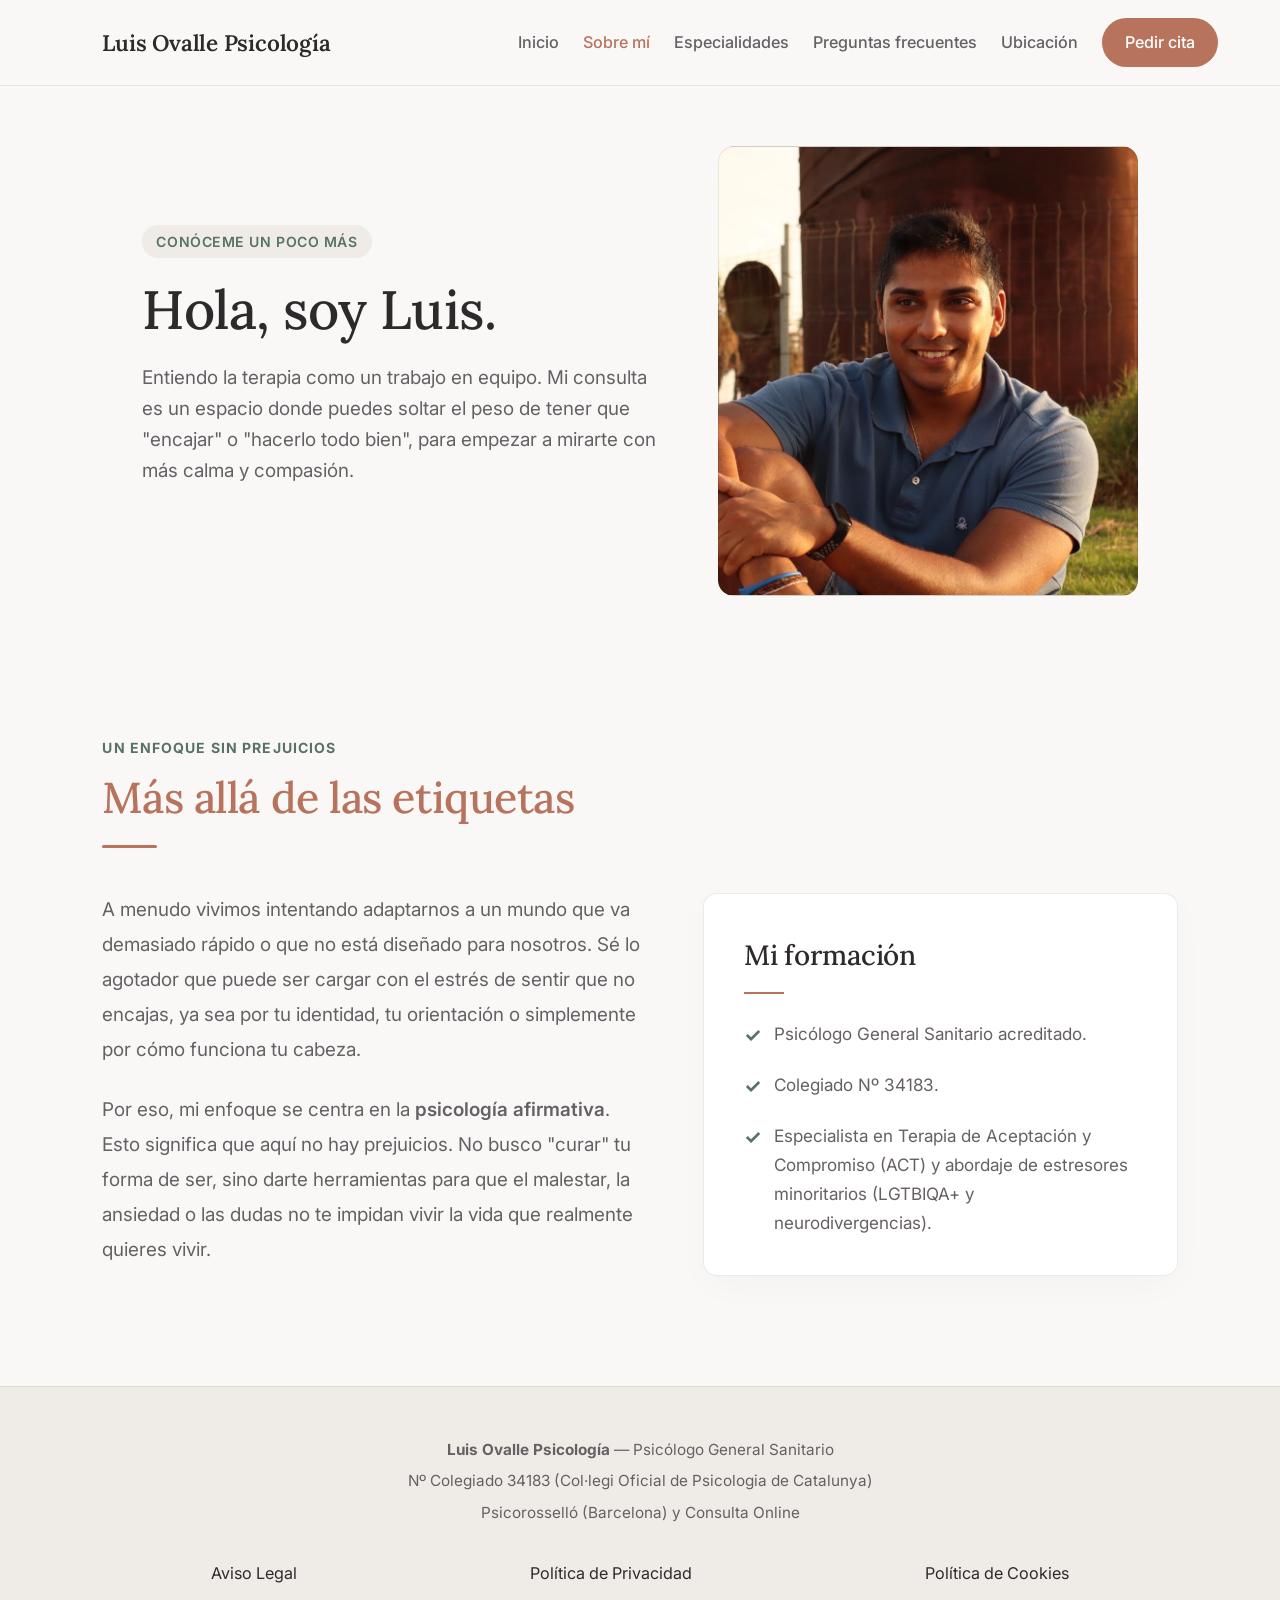
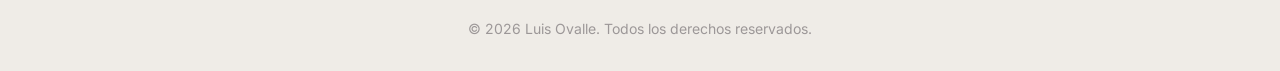
<file: sobre-mi.html>
<!DOCTYPE html>
<html lang="es">
<head>
    <meta charset="UTF-8">
    <meta name="viewport" content="width=device-width, initial-scale=1.0">
    <title>Sobre mí | Luis Ovalle</title>
    <meta name="description" content="Conoce a Luis Ovalle, Psicólogo General Sanitario en Barcelona. Terapia afirmativa, cercana y a tu medida.">
    
    <link rel="preconnect" href="https://fonts.googleapis.com">
    <link rel="preconnect" href="https://fonts.gstatic.com" crossorigin>
    <link href="https://fonts.googleapis.com/css2?family=Inter:wght@300;400;500;600&family=Lora:ital,wght@0,400;0,500;1,400&display=swap" rel="stylesheet">
    
    <!-- Enlace al mismo archivo CSS para mantener coherencia visual -->
    <link rel="stylesheet" href="css/config.css">
    <link rel="stylesheet" href="css/style.css">
</head>
<body>

    <!-- Menú de navegación actualizado con enlaces absolutos/relativos -->
    <!-- MENÚ COMÚN: editar js/componentes.js -->
    <div id="menu-comun"></div>

    <!-- Sección Hero adaptada para biografía -->
    <header class="hero" style="min-height: 60vh; padding-bottom: 50px;">
        <div class="hero-content">
            <span class="hero-tag">Conóceme un poco más</span>
            <h1>Hola, soy Luis.</h1>
            <p>Entiendo la terapia como un trabajo en equipo. Mi consulta es un espacio donde puedes soltar el peso de tener que "encajar" o "hacerlo todo bien", para empezar a mirarte con más calma y compasión.</p>
        </div>
        <div class="hero-image-wrapper">
            <!-- Sube una foto tuya diferente a la de inicio (ej. un retrato más cercano) -->
            <div class="hero-image" style="height: 450px; background-image: url('img/luis-ovalle.jpg');"></div>
        </div>
    </header>

    

<!-- =========================================
     SOBRE MÍ - FILOSOFÍA Y FORMACIÓN
     DISEÑO EDITORIAL ASIMÉTRICO

     Para modificar los textos, edita aquí.
     Para modificar el diseño, ve a:
     css/style.css → SOBRE MÍ - DISEÑO EDITORIAL
     ========================================= -->

<section class="about-editorial">

    <div class="about-editorial-container">

        <!-- =================================
             CABECERA DE LA SECCIÓN
             ================================= -->

        <div class="about-editorial-heading">

            <span class="section-subtitle">
                UN ENFOQUE SIN PREJUICIOS
            </span>

            <h2>Más allá de las etiquetas</h2>

            <div class="about-editorial-line"></div>

        </div>


        <!-- =================================
             DISTRIBUCIÓN EN DOS COLUMNAS
             ================================= -->

        <div class="about-editorial-grid">

            <!-- COLUMNA IZQUIERDA: FILOSOFÍA -->

            <div class="about-editorial-text">

                <p>
                    A menudo vivimos intentando adaptarnos
                    a un mundo que va demasiado rápido o
                    que no está diseñado para nosotros.
                    Sé lo agotador que puede ser cargar
                    con el estrés de sentir que no encajas,
                    ya sea por tu identidad, tu orientación
                    o simplemente por cómo funciona tu cabeza.
                </p>

                <p>
                    Por eso, mi enfoque se centra en la
                    <strong>psicología afirmativa</strong>.
                    Esto significa que aquí no hay prejuicios.
                    No busco "curar" tu forma de ser, sino
                    darte herramientas para que el malestar,
                    la ansiedad o las dudas no te impidan
                    vivir la vida que realmente quieres vivir.
                </p>

            </div>


            <!-- COLUMNA DERECHA: FORMACIÓN -->

            <div class="about-editorial-training">

                <h3>Mi formación</h3>

                <div class="about-training-line"></div>

                <ul class="about-editorial-list">

                    <li>
                        Psicólogo General Sanitario acreditado.
                    </li>

                    <li>
                        Colegiado Nº 34183.
                    </li>

                    <li>
                        Especialista en Terapia de Aceptación
                        y Compromiso (ACT) y abordaje de
                        estresores minoritarios
                        (LGTBIQA+ y neurodivergencias).
                    </li>

                </ul>

            </div>

        </div>

    </div>

</section>



    
<!-- =========================================
     FOOTER COMÚN
     Mismo diseño que la página de Inicio
     ========================================= -->

<div id="footer-comun"></div>
<script src="js/componentes.js" defer></script>

</body>
</html>
</file>
<file: css/config.css>
/* EDITAR AQUÍ: colores y variables globales */
/* Variables de Diseño */
:root {
    --bg-base: #F9F8F6;
    --bg-alt: #EFECE7;
    --text-main: #2E2A2C;
    --text-light: #666064;
    --accent: #B8735D;
    --accent-hover: #9E5F4B;
    --secondary: #587365;
    --border-light: rgba(0, 0, 0, 0.08);
    --border-radius: 12px;
}
</file>
<file: css/style.css>
/* =========================================
   LUIS OVALLE PSICOLOGÍA
   STYLE.CSS COMPLETO Y REPARADO
   Colores definidos en css/config.css
   ========================================= */

/* CONFIGURACIÓN GENERAL */

* {
    box-sizing: border-box;
    margin: 0;
    padding: 0;
}

:root {
    --letra-ordenador: 18px;
}

html {
    scroll-behavior: smooth;
    font-size: 16px;
}

body {
    font-family: 'Inter', sans-serif;
    background-color: var(--bg-base);
    color: var(--text-main);
    line-height: 1.65;
    -webkit-font-smoothing: antialiased;
}

h1, h2, h3, h4, .logo {
    font-family: 'Lora', serif;
    font-weight: 500;
    color: var(--text-main);
    letter-spacing: -0.01em;
}

/* =========================================
   MENÚ DE NAVEGACIÓN
   ========================================= */

nav {
    display: flex;
    justify-content: space-between;
    align-items: center;
    padding: 18px 8%;
    background-color: rgba(249, 248, 246, 0.96);
    backdrop-filter: blur(8px);
    position: sticky;
    top: 0;
    z-index: 1000;
    border-bottom: 1px solid var(--border-light);
}

.logo {
    font-size: 1.25rem;
    text-decoration: none;
    font-weight: 600;
    color: var(--text-main);
    white-space: nowrap;
}

.nav-links {
    display: flex;
    align-items: center;
    gap: 24px;
}

.nav-links a {
    text-decoration: none;
    color: var(--text-light);
    font-size: 0.9rem;
    font-weight: 500;
    transition: color 0.2s ease;
    white-space: nowrap;
}

.nav-links a:hover,
.nav-links a.active {
    color: var(--accent);
}

/* =========================================
   BOTONES
   ========================================= */

.btn {
    display: inline-block;
    background-color: var(--accent);
    color: #FFFFFF !important;
    padding: 10px 22px;
    text-decoration: none;
    border-radius: 25px;
    font-size: 0.88rem;
    font-weight: 500;
    transition: all 0.2s ease;
    border: 1px solid transparent;
    cursor: pointer;
    text-align: center;
    white-space: nowrap;
}

.btn:hover {
    background-color: var(--accent-hover);
    transform: translateY(-1px);
}

.btn-outline {
    background-color: transparent;
    color: var(--text-main) !important;
    border: 1.5px solid var(--text-main);
}

.btn-outline:hover {
    background-color: var(--text-main);
    color: #FFFFFF !important;
}

/* =========================================
   PORTADA / INICIO
   ========================================= */

.hero {
    display: flex;
    align-items: center;
    justify-content: space-between;
    padding: 60px 8% 70px;
    gap: 40px;
    max-width: 1200px;
    margin: 0 auto;
}

.hero-content {
    flex: 1.1;
    max-width: 580px;
}

.hero-tag {
    display: inline-block;
    background-color: var(--bg-alt);
    padding: 5px 14px;
    border-radius: 16px;
    font-size: 0.78rem;
    font-weight: 600;
    letter-spacing: 0.04em;
    text-transform: uppercase;
    margin-bottom: 20px;
    color: var(--secondary);
}

.hero h1 {
    font-size: 3rem;
    line-height: 1.18;
    margin-bottom: 20px;
}

.hero h1 i {
    font-style: italic;
    color: var(--accent);
}

.hero p {
    font-size: 1.05rem;
    color: var(--text-light);
    margin-bottom: 30px;
}

.hero-buttons {
    display: flex;
    gap: 12px;
    flex-wrap: wrap;
}

/* =========================================
   FOTOGRAFÍA DE LUIS
   ========================================= */

.hero-image-wrapper {
    flex: 0.9;
    display: flex;
    justify-content: flex-end;
}

.hero-image {
    width: 100%;
    max-width: 420px;
    height: 520px;
    background-color: #E2DDD5;
    background-image: url('../img/luis-ovalle.jpg');
    background-size: cover;
    background-position: center;
    background-repeat: no-repeat;
    border-radius: 16px;
    border: 1px solid var(--border-light);
}

/* =========================================
   FRASE DESTACADA
   ========================================= */

.quote-section {
    background-color: var(--secondary);
    color: #FFFFFF;
    text-align: center;
    padding: 50px 8%;
}

.quote-section h2 {
    font-size: 1.7rem;
    color: #FFFFFF;
    max-width: 800px;
    margin: 0 auto;
    font-weight: 400;
    line-height: 1.4;
}

/* =========================================
   MARCO CLÍNICO
   ========================================= */

.framework-section {
    padding: 70px 8%;
    background-color: var(--bg-alt);
}

.section-container {
    max-width: 1100px;
    margin: 0 auto;
}

.framework-grid {
    display: grid;
    grid-template-columns: repeat(auto-fit, minmax(300px, 1fr));
    gap: 30px;
}

.framework-item {
    background: #FFFFFF;
    padding: 35px;
    border-radius: var(--border-radius);
    border: 1px solid var(--border-light);
}

.framework-badge {
    font-size: 0.75rem;
    font-weight: 700;
    text-transform: uppercase;
    color: var(--accent);
    margin-bottom: 10px;
    display: inline-block;
    letter-spacing: 0.05em;
}

.framework-item h3 {
    font-size: 1.3rem;
    margin-bottom: 12px;
}

.framework-item p {
    color: var(--text-light);
    font-size: 0.94rem;
}

/* =========================================
   SERVICIOS DE INICIO
   ========================================= */

.services {
    padding: 80px 8%;
    background-color: var(--bg-base);
}

.services-header {
    text-align: center;
    margin-bottom: 50px;
}

.section-subtitle {
    display: inline-block;
    font-size: 0.78rem;
    font-weight: 700;
    text-transform: uppercase;
    letter-spacing: 0.08em;
    color: var(--secondary);
    margin-bottom: 8px;
}

.services-header h2 {
    font-size: 2.2rem;
    margin-bottom: 10px;
}

.services-header p {
    color: var(--text-light);
    max-width: 600px;
    margin: 0 auto;
    font-size: 1rem;
}

.services-grid {
    display: grid;
    grid-template-columns: repeat(auto-fit, minmax(250px, 1fr));
    gap: 25px;
}

.service-card {
    background: #FFFFFF;
    padding: 35px 28px;
    border-radius: var(--border-radius);
    border: 1px solid var(--border-light);
    display: flex;
    flex-direction: column;
    justify-content: space-between;
    transition: border-color 0.2s ease, transform 0.2s ease;
}

.service-card:hover {
    border-color: var(--accent);
    transform: translateY(-2px);
}

.service-meta {
    font-size: 0.75rem;
    text-transform: uppercase;
    font-weight: 600;
    color: var(--secondary);
    margin-bottom: 12px;
    letter-spacing: 0.05em;
    display: block;
}

.service-card h3 {
    font-size: 1.25rem;
    margin-bottom: 12px;
    line-height: 1.3;
}

.service-card p {
    color: var(--text-light);
    font-size: 0.9rem;
    margin-bottom: 25px;
    flex-grow: 1;
}

.service-link {
    font-size: 0.85rem;
    font-weight: 600;
    color: var(--accent);
    text-decoration: none;
    letter-spacing: 0.02em;
}

.service-link:hover {
    text-decoration: underline;
}

/* =========================================
   PROCESO EN PASOS
   ========================================= */

.process-section {
    padding: 80px 8%;
    background-color: #FFFFFF;
}

.process-steps {
    display: grid;
    grid-template-columns: repeat(auto-fit, minmax(260px, 1fr));
    gap: 25px;
}

.step-card {
    padding: 30px 25px;
    border-left: 3px solid var(--accent);
    background-color: var(--bg-base);
    border-radius: 0 var(--border-radius) var(--border-radius) 0;
}

.step-num {
    font-size: 1.8rem;
    font-family: 'Lora', serif;
    font-weight: 700;
    color: var(--accent);
    display: block;
    margin-bottom: 6px;
}

.step-card h3 {
    font-size: 1.15rem;
    margin-bottom: 8px;
}

.step-card p {
    color: var(--text-light);
    font-size: 0.9rem;
}

/* =========================================
   TARIFAS
   ========================================= */

.pricing-section {
    padding: 80px 8%;
    background-color: var(--bg-base);
}

.pricing-card {
    background: #FFFFFF;
    border-radius: var(--border-radius);
    padding: 45px 35px;
    max-width: 850px;
    margin: 0 auto;
    border: 1px solid var(--border-light);
}

.pricing-header {
    text-align: center;
    border-bottom: 1px solid var(--border-light);
    padding-bottom: 25px;
    margin-bottom: 30px;
}

.pricing-header h3 {
    font-size: 1.5rem;
    margin-bottom: 8px;
}

.pricing-amount {
    font-size: 3rem;
    font-family: 'Lora', serif;
    font-weight: 700;
    color: var(--accent);
}

.pricing-duration {
    font-size: 1rem;
    color: var(--text-light);
    font-family: 'Inter', sans-serif;
    font-weight: 400;
}

.pricing-note {
    color: var(--text-light);
    font-size: 0.9rem;
    margin-top: 8px;
}

.modalities-grid {
    display: grid;
    grid-template-columns: repeat(auto-fit, minmax(260px, 1fr));
    gap: 25px;
    margin-bottom: 30px;
}

.modality-item h4 {
    font-size: 1.1rem;
    margin-bottom: 8px;
}

.modality-item p {
    color: var(--text-light);
    font-size: 0.9rem;
    margin-bottom: 6px;
}

.modality-condition {
    color: var(--secondary) !important;
    font-size: 0.85rem !important;
}

.pricing-cta {
    text-align: center;
}

/* =========================================
   PREGUNTAS FRECUENTES
   ========================================= */

.faq-section {
    padding: 80px 8%;
    background-color: var(--bg-alt);
}

.faq-container {
    max-width: 800px;
    margin: 0 auto;
}

.faq-item {
    background: #FFFFFF;
    border-radius: 8px;
    margin-bottom: 12px;
    border: 1px solid var(--border-light);
    overflow: hidden;
}

.faq-question {
    padding: 18px 22px;
    font-size: 1rem;
    font-weight: 600;
    cursor: pointer;
    list-style: none;
    position: relative;
    user-select: none;
}

.faq-question::-webkit-details-marker {
    display: none;
}

.faq-question::after {
    content: '+';
    position: absolute;
    right: 22px;
    font-size: 1.3rem;
    font-weight: 400;
    color: var(--accent);
}

.faq-item[open] .faq-question::after {
    content: '−';
}

.faq-item[open] .faq-question {
    border-bottom: 1px solid var(--border-light);
}

.faq-answer {
    padding: 18px 22px;
    color: var(--text-light);
    font-size: 0.92rem;
    line-height: 1.65;
}

/* =========================================
   CONTACTO
   ========================================= */

.contact-grid {
    display: grid;
    grid-template-columns: repeat(auto-fit, minmax(250px, 1fr));
    gap: 20px;
}

.contact-card {
    background: #FFFFFF;
    padding: 35px 25px;
    border-radius: var(--border-radius);
    text-align: center;
    border: 1px solid var(--border-light);
    display: flex;
    flex-direction: column;
    justify-content: space-between;
}

.contact-meta {
    font-size: 0.75rem;
    text-transform: uppercase;
    font-weight: 700;
    letter-spacing: 0.05em;
    color: var(--secondary);
    margin-bottom: 8px;
    display: block;
}

.contact-card h3 {
    font-size: 1.25rem;
    margin-bottom: 8px;
}

.contact-card p {
    color: var(--text-light);
    font-size: 0.88rem;
    margin-bottom: 22px;
}

/* =========================================
   FOOTER - CONSERVAR DISEÑO
   ========================================= */

footer {
    background-color: var(--bg-alt);
    padding: 50px 8% 25px;
    text-align: center;
    border-top: 1px solid var(--border-light);
}

.footer-content p {
    color: var(--text-light);
    font-size: 0.85rem;
    margin-bottom: 6px;
}

.footer-legal-nav {
    display: flex;
    justify-content: space-around;
    align-items: center;
    flex-wrap: wrap;
    gap: 15px;
    margin: 20px auto 15px;
    padding: 15px 0;
    background-color: transparent !important;
    box-shadow: none;
    border: none;
}

.footer-legal-nav a {
    margin: 0 10px;
    background-color: transparent;
    color: var(--text-main);
    text-decoration: none;
    font-size: 0.9rem;
    transition: color 0.2s ease;
}

.footer-legal-nav a:hover {
    color: var(--accent);
}

.copyright {
    font-size: 0.78rem !important;
    opacity: 0.6;
    margin-top: 12px;
}

/* =========================================
   SOBRE MÍ - DISEÑO EDITORIAL
   ========================================= */

.about-editorial {
    background-color: var(--bg-base);
    padding: 90px 8% 110px;
}

.about-editorial-container {
    width: 100%;
    max-width: 1100px;
    margin: 0 auto;
}

.about-editorial-heading {
    margin-bottom: 45px;
}

.about-editorial-heading .section-subtitle {
    display: block;
    margin-bottom: 12px;
}

.about-editorial-heading h2 {
    font-size: 2.4rem;
    line-height: 1.25;
    color: var(--accent);
    margin-bottom: 20px;
}

.about-editorial-line {
    width: 55px;
    height: 3px;
    border-radius: 3px;
    background-color: var(--accent);
}

.about-editorial-grid {
    display: grid;
    grid-template-columns: minmax(0, 1.15fr) minmax(0, 1fr);
    gap: 55px;
    align-items: start;
}

.about-editorial-text {
    min-width: 0;
}

.about-editorial-text p {
    font-size: 1.05rem;
    line-height: 1.85;
    color: var(--text-light);
    margin-bottom: 25px;
}

.about-editorial-text p:last-child {
    margin-bottom: 0;
}

.about-editorial-text strong {
    font-weight: 600;
}

.about-editorial-training {
    min-width: 0;
    background-color: #FFFFFF;
    padding: 38px 40px;
    border-radius: 14px;
    border: 1px solid var(--border-light);
    box-shadow: 0 10px 35px rgba(0, 0, 0, 0.025);
}

.about-editorial-training h3 {
    font-size: 1.55rem;
    margin-bottom: 14px;
}

.about-training-line {
    width: 40px;
    height: 2px;
    background-color: var(--accent);
    margin-bottom: 25px;
}

.about-editorial-list {
    list-style: none;
    padding: 0;
    margin: 0;
}

.about-editorial-list li {
    position: relative;
    padding-left: 30px;
    margin-bottom: 22px;
    font-size: 0.95rem;
    line-height: 1.7;
    color: var(--text-light);
}

.about-editorial-list li:last-child {
    margin-bottom: 0;
}

.about-editorial-list li::before {
    content: "✓";
    position: absolute;
    left: 0;
    top: 0;
    color: var(--secondary);
    font-weight: 700;
    font-size: 1.1rem;
}

/* =========================================
   ESPECIALIDADES - DISEÑO 2 X 2
   ========================================= */

.esp-container {
    width: 100%;
    max-width: 1120px;
    margin: 0 auto;
}

/* CABECERA DE ESPECIALIDADES */

.esp-page-header {
    background-color: var(--bg-base);
    padding: 75px 8% 55px;
    text-align: center;
}

.esp-kicker {
    display: block;
    font-size: 0.78rem;
    font-weight: 700;
    text-transform: uppercase;
    letter-spacing: 0.08em;
    color: var(--secondary);
    margin-bottom: 12px;
}

.esp-title {
    font-family: 'Lora', serif;
    font-size: 2.8rem;
    line-height: 1.2;
    margin-bottom: 20px;
}

.esp-intro {
    max-width: 760px;
    margin: 0 auto;
    font-size: 1.05rem;
    line-height: 1.8;
    color: var(--text-light);
}

/* CUADRÍCULA */

.esp-main {
    padding: 20px 8% 100px;
    background-color: var(--bg-base);
}

.esp-grid {
    display: grid;
    grid-template-columns: repeat(2, minmax(0, 1fr));
    gap: 28px;
    align-items: stretch;
}

/* TARJETAS DE ESPECIALIDADES */

.esp-card {
    min-width: 0;
    height: 100%;
    display: flex;
    flex-direction: column;
    background-color: #FFFFFF;
    padding: 38px 36px;
    border: 1px solid var(--border-light);
    border-radius: 16px;
    box-shadow: 0 8px 30px rgba(0, 0, 0, 0.03);
    transition:
        transform 0.25s ease,
        border-color 0.25s ease,
        box-shadow 0.25s ease;
}

.esp-card-top {
    margin-bottom: 20px;
}

.esp-card-top::before {
    content: "";
    display: block;
    width: 42px;
    height: 3px;
    background-color: var(--accent);
    border-radius: 3px;
    margin-bottom: 20px;
}

.esp-card-tag {
    display: block;
    font-size: 0.75rem;
    font-weight: 700;
    text-transform: uppercase;
    letter-spacing: 0.07em;
    color: var(--secondary);
    margin-bottom: 12px;
}

.esp-card-title {
    font-family: 'Lora', serif;
    font-size: 1.55rem;
    font-weight: 500;
    line-height: 1.3;
    color: var(--text-main);
    margin: 0;
}

.esp-card-text {
    font-size: 0.98rem;
    line-height: 1.8;
    color: var(--text-light);
    margin-bottom: 25px;
}

/* LISTAS DE INTERVENCIÓN */

.esp-card-list {
    list-style: none;
    padding: 24px 0 0;
    margin: 0;
    border-top: 1px solid var(--border-light);
    display: flex;
    flex-direction: column;
    gap: 16px;
}

.esp-card-list li {
    position: relative;
    padding-left: 27px;
    font-size: 0.92rem;
    line-height: 1.7;
    color: var(--text-light);
}

.esp-card-list li::before {
    content: "✓";
    position: absolute;
    left: 0;
    top: 0;
    color: var(--secondary);
    font-weight: 700;
    font-size: 1rem;
}

@media (hover: hover) {
    .esp-card:hover {
        transform: translateY(-4px);
        border-color: var(--accent);
        box-shadow: 0 14px 35px rgba(0, 0, 0, 0.055);
    }
}

/* BLOQUE FINAL DE CONTACTO */

.esp-cta {
    max-width: 850px;
    margin: 75px auto 0;
    padding: 55px 45px;
    background-color: var(--bg-alt);
    border: 1px solid var(--border-light);
    border-radius: 16px;
    text-align: center;
}

.esp-cta-title {
    font-family: 'Lora', serif;
    font-size: 1.9rem;
    line-height: 1.35;
    max-width: 650px;
    margin: 0 auto 18px;
}

.esp-cta-text {
    font-size: 1rem;
    line-height: 1.75;
    color: var(--text-light);
    max-width: 640px;
    margin: 0 auto 28px;
}

/* =========================================
   RESPONSIVE - TABLET Y MÓVIL
   ========================================= */

@media screen and (max-width: 900px) {

    .nav-links {
        display: none;
    }

    .hero {
    flex-direction: column;
    padding-top: 35px;
    text-align: center;
}

    .hero-buttons {
        justify-content: center;
    }

    .hero h1 {
        font-size: 2.3rem;
    }

    .hero-image-wrapper {
        justify-content: center;
        width: 100%;
    }

    .hero-image {
        height: 380px;
    }

    .pricing-amount {
        font-size: 2.4rem;
    }

    /* SOBRE MÍ */

    .about-editorial {
        padding: 60px 8% 80px;
    }

    .about-editorial-heading {
        margin-bottom: 30px;
    }

    .about-editorial-heading h2 {
        font-size: 2rem;
    }

    .about-editorial-grid {
        grid-template-columns: 1fr;
        gap: 35px;
    }

    .about-editorial-text p {
        line-height: 1.8;
    }

    .about-editorial-training {
        padding: 30px 25px;
    }

    .about-editorial-training h3 {
        font-size: 1.4rem;
    }

    /* ESPECIALIDADES */

    .esp-page-header {
        padding: 55px 8% 45px;
    }

    .esp-title {
        font-size: 2.3rem;
    }

    .esp-main {
        padding: 15px 8% 75px;
    }

    .esp-grid {
        grid-template-columns: 1fr;
        gap: 25px;
    }

    .esp-card {
        padding: 32px 28px;
    }

    .esp-cta {
        margin-top: 55px;
        padding: 40px 30px;
    }

    .esp-cta-title {
        font-size: 1.6rem;
    }
}

/* =========================================
   MÓVILES PEQUEÑOS
   ========================================= */

@media screen and (max-width: 480px) {

    .esp-title {
        font-size: 2rem;
    }

    .esp-card {
        padding: 28px 24px;
    }

    .esp-card-title {
        font-size: 1.4rem;
    }

    .esp-card-text {
        font-size: 0.95rem;
    }

    .esp-card-list li {
        font-size: 0.9rem;
    }

    .esp-cta {
        padding: 35px 22px;
    }
}

/* FOOTER EN MÓVIL */

@media (max-width: 768px) {
    .footer-legal-nav {
        justify-content: center;
        gap: 12px 20px;
    }
}

/* =========================================
   TIPOGRAFÍA GLOBAL - SOLO ORDENADOR

   16px = original
   18px = +12,5%
   19px = +18,75%
   20px = +25%
   ========================================= */

@media screen and (min-width: 1024px) {
    html {
        font-size: var(--letra-ordenador);
    }
}

/* =========================================
   MENÚ HAMBURGUESA PARA MÓVIL

   Ordenador: menú horizontal original
   Móvil: botón con tres líneas
   ========================================= */


/* CONTENEDOR PRINCIPAL */

.site-nav {
    position: sticky;
    top: 0;
    z-index: 1000;
}

/* OCULTAR BOTÓN EN ORDENADOR */

.mobile-menu-toggle {
    display: none;
}

/* OCULTAR DESPLEGABLE EN ORDENADOR */

.mobile-nav {
    display: none;
}

/* IMPORTANTE:
   Mantener cerrado cuando tenga hidden */

.mobile-nav[hidden] {
    display: none !important;
}


/* =========================================
   VERSIÓN MÓVIL Y TABLET
   ========================================= */

@media screen and (max-width: 900px) {

    /* CABECERA */

    .site-nav {
        display: flex;
        justify-content: space-between;
        align-items: center;

        padding: 17px 6%;
        background-color: var(--bg-base);
    }

    /* NOMBRE DE LUIS */

    .site-nav .logo {
        font-size: 1.15rem;
        white-space: normal;
        line-height: 1.3;
    }

    /* OCULTAR MENÚ DEL ORDENADOR */

    .site-nav .nav-links {
        display: none;
    }

    /* BOTÓN HAMBURGUESA */

    .mobile-menu-toggle {
        display: flex;
        flex-direction: column;
        align-items: center;
        justify-content: center;

        gap: 5px;

        width: 44px;
        height: 44px;
        flex-shrink: 0;

        margin-left: 16px;
        padding: 10px;

        border: none;
        border-radius: 8px;

        background: transparent;
        cursor: pointer;

        position: relative;
        z-index: 1002;
    }

    /* LAS TRES LÍNEAS */

    .mobile-menu-toggle span {
        display: block;

        width: 24px;
        height: 2px;

        background-color: var(--text-main);
        border-radius: 3px;

        transition:
            transform 0.25s ease,
            opacity 0.25s ease;
    }

    /* ANIMACIÓN: TRES LÍNEAS A X */

    .mobile-menu-toggle.is-open span:nth-child(1) {
        transform: translateY(7px) rotate(45deg);
    }

    .mobile-menu-toggle.is-open span:nth-child(2) {
        opacity: 0;
    }

    .mobile-menu-toggle.is-open span:nth-child(3) {
        transform: translateY(-7px) rotate(-45deg);
    }

    /* MENÚ DESPLEGABLE */

    .mobile-nav {
        position: absolute;

        top: 100%;
        left: 0;
        right: 0;

        display: flex;
        flex-direction: column;

        padding: 16px 6% 25px;

        background-color: var(--bg-base);

        border-top: 1px solid var(--border-light);
        border-bottom: 1px solid var(--border-light);

        box-shadow: 0 14px 24px rgba(0, 0, 0, 0.07);

        z-index: 1001;
    }

    /* ENLACES DEL MENÚ */

    .mobile-nav a {
        display: block;

        padding: 15px 10px;

        color: var(--text-main);

        text-decoration: none;

        font-family: 'Inter', sans-serif;
        font-size: 1rem;
        font-weight: 500;

        border-bottom: 1px solid var(--border-light);

        transition: color 0.2s ease;
    }

    /* PÁGINA ACTIVA */

    .mobile-nav a.active,
    .mobile-nav a:hover {
        color: var(--accent);
    }

    /* BOTÓN PEDIR CITA */

    .mobile-nav a.btn {
        display: block;

        margin-top: 18px;
        padding: 14px 20px;

        border: none;
        border-radius: 30px;

        background-color: var(--accent);
        color: #FFFFFF !important;

        text-align: center;
        font-size: 1rem;
        font-weight: 600;
    }

    /* ACCESIBILIDAD */

    .mobile-menu-toggle:focus-visible,
    .mobile-nav a:focus-visible {
        outline: 2px solid var(--accent);
        outline-offset: 3px;
    }
}


/* =========================================
   MÓVILES MUY ESTRECHOS
   ========================================= */

@media screen and (max-width: 380px) {

    .site-nav .logo {
        font-size: 1rem;
    }

    .mobile-nav a {
        padding: 13px 8px;
    }

}


/* =========================================
   MENÚ SUPERIOR - AJUSTE SOLO ORDENADOR
   ========================================= */

@media screen and (min-width: 1024px) {

    /* Desplazar los enlaces hacia la derecha */
    .site-nav .nav-links {
        position: relative;
        left: 40px;
    }

}

/* =========================================
   UBICACIÓN - DISEÑO RESPONSIVE
   ========================================= */

/* PANEL GENERAL */

.location-panel {
    display: grid;
    grid-template-columns: 1fr 1fr;

    background-color: #FFFFFF;

    border: 1px solid var(--border-light);
    border-radius: 16px;

    overflow: hidden;
}

/* INFORMACIÓN DE LA CONSULTA */

.location-info {
    min-width: 0;

    padding: 45px 35px;

    display: flex;
    flex-direction: column;
    justify-content: center;
}

/* TÍTULO */

.location-title {
    font-size: 1.8rem;
    margin-bottom: 12px;
}

/* DIRECCIÓN */

.location-address {
    color: var(--text-main);
    font-weight: 500;
    margin-bottom: 12px;
    line-height: 1.7;
}

/* DESCRIPCIÓN */

.location-description {
    color: var(--text-light);
    font-size: 0.92rem;
    line-height: 1.8;
    margin-bottom: 22px;
}

/* NOTA DE RESERVA */

.location-notice {
    margin-top: 8px;
    padding: 18px 18px 16px;

    background-color: #f3f5ef;
    border: 1px solid #dde5d8;
    border-left: 4px solid var(--secondary);
    border-radius: 12px;

    box-shadow: 0 2px 8px rgba(0, 0, 0, 0.03);
}

.location-notice strong {
    display: block;
    color: var(--text-main);
    font-size: 0.95rem;
    margin-bottom: 6px;
}

.location-notice p {
    margin: 0;
    color: var(--text-light);
    font-size: 0.9rem;
    line-height: 1.75;
}

.location-notice p strong {
    display: inline;
    margin: 0;
    color: var(--text-main);
    font-size: inherit;
}
/* CONTENEDOR DEL MAPA */

.location-map {
    position: relative;
    min-width: 0;
    min-height: 380px;

    background-color: var(--bg-alt);
}

/* MAPA INTERACTIVO */

.location-map iframe {
    display: block;

    width: 100%;
    height: 100%;
    min-height: 380px;

    border: 0;
}

/* BOTÓN CÓMO LLEGAR */

.location-directions {
    position: absolute;
    bottom: 18px;
    left: 18px;
    z-index: 2;

    display: inline-flex;
    align-items: center;
    justify-content: center;

    padding: 12px 22px;

    background-color: var(--accent);
    color: #FFFFFF;

    text-decoration: none;
    font-size: 0.9rem;
    font-weight: 600;

    border-radius: 30px;
    box-shadow: 0 4px 14px rgba(0,0,0,0.15);

    transition: background-color 0.2s ease;
}

.location-directions:hover {
    background-color: var(--accent-hover);
}

/* =========================================
   TABLET Y MÓVIL
   ========================================= */

@media screen and (max-width: 900px) {

    /* Una columna */
    .location-panel {
        grid-template-columns: 1fr;
    }

    /* Información arriba */
    .location-info {
        padding: 30px 25px;
    }

    /* Mapa debajo */
    .location-map {
        height: 280px;
        min-height: 280px;
    }

    .location-map iframe {
        height: 100%;
        min-height: 0;
    }

    /* Botón centrado */
    .location-directions {
        left: 50%;
        bottom: 15px;

        transform: translateX(-50%);
        white-space: nowrap;
    }
}

/* =========================================
   MÓVILES PEQUEÑOS
   ========================================= */

@media screen and (max-width: 480px) {

    .location-info {
        padding: 26px 20px;
    }

    .location-title {
        font-size: 1.6rem;
    }

    .location-map {
        height: 250px;
        min-height: 250px;
    }

}

/* =========================================
   INICIO - TEXTO PRIMERO EN MÓVIL
   ========================================= */

@media screen and (max-width: 900px) {

    .hero {
        display: flex !important;
        flex-direction: column !important;
        align-items: center;
    }

    /* PRIMERO: Terapia a tu medida */
    .hero-content {
        order: 1 !important;
        width: 100%;
    }

    /* SEGUNDO: Fotografía de Luis */
    .hero-image-wrapper {
        order: 2 !important;
        width: 100%;
        margin-top: 30px;
    }

}



/* =========================================
   PROFESIÓN Y NÚMERO DE COLEGIADO
   ========================================= */

/* ORDENADOR: UNA SOLA LÍNEA */

.hero-tag .hero-profesion,
.hero-tag .hero-col {
    display: inline;
}

.hero-tag .hero-col::before {
    content: " · ";
}

/* MÓVIL: DOS LÍNEAS */

@media screen and (max-width: 900px) {

    .hero .hero-tag {
        display: inline-flex !important;
        flex-direction: column !important;
        align-items: center !important;
        justify-content: center;
        text-align: center;
        gap: 4px;
        max-width: 100%;
        padding: 8px 18px;
    }

    .hero-tag .hero-profesion,
    .hero-tag .hero-col {
        display: block !important;
        width: auto;
        white-space: nowrap;
    }

    .hero-tag .hero-col::before {
        content: none !important;
    }
}
</file>
